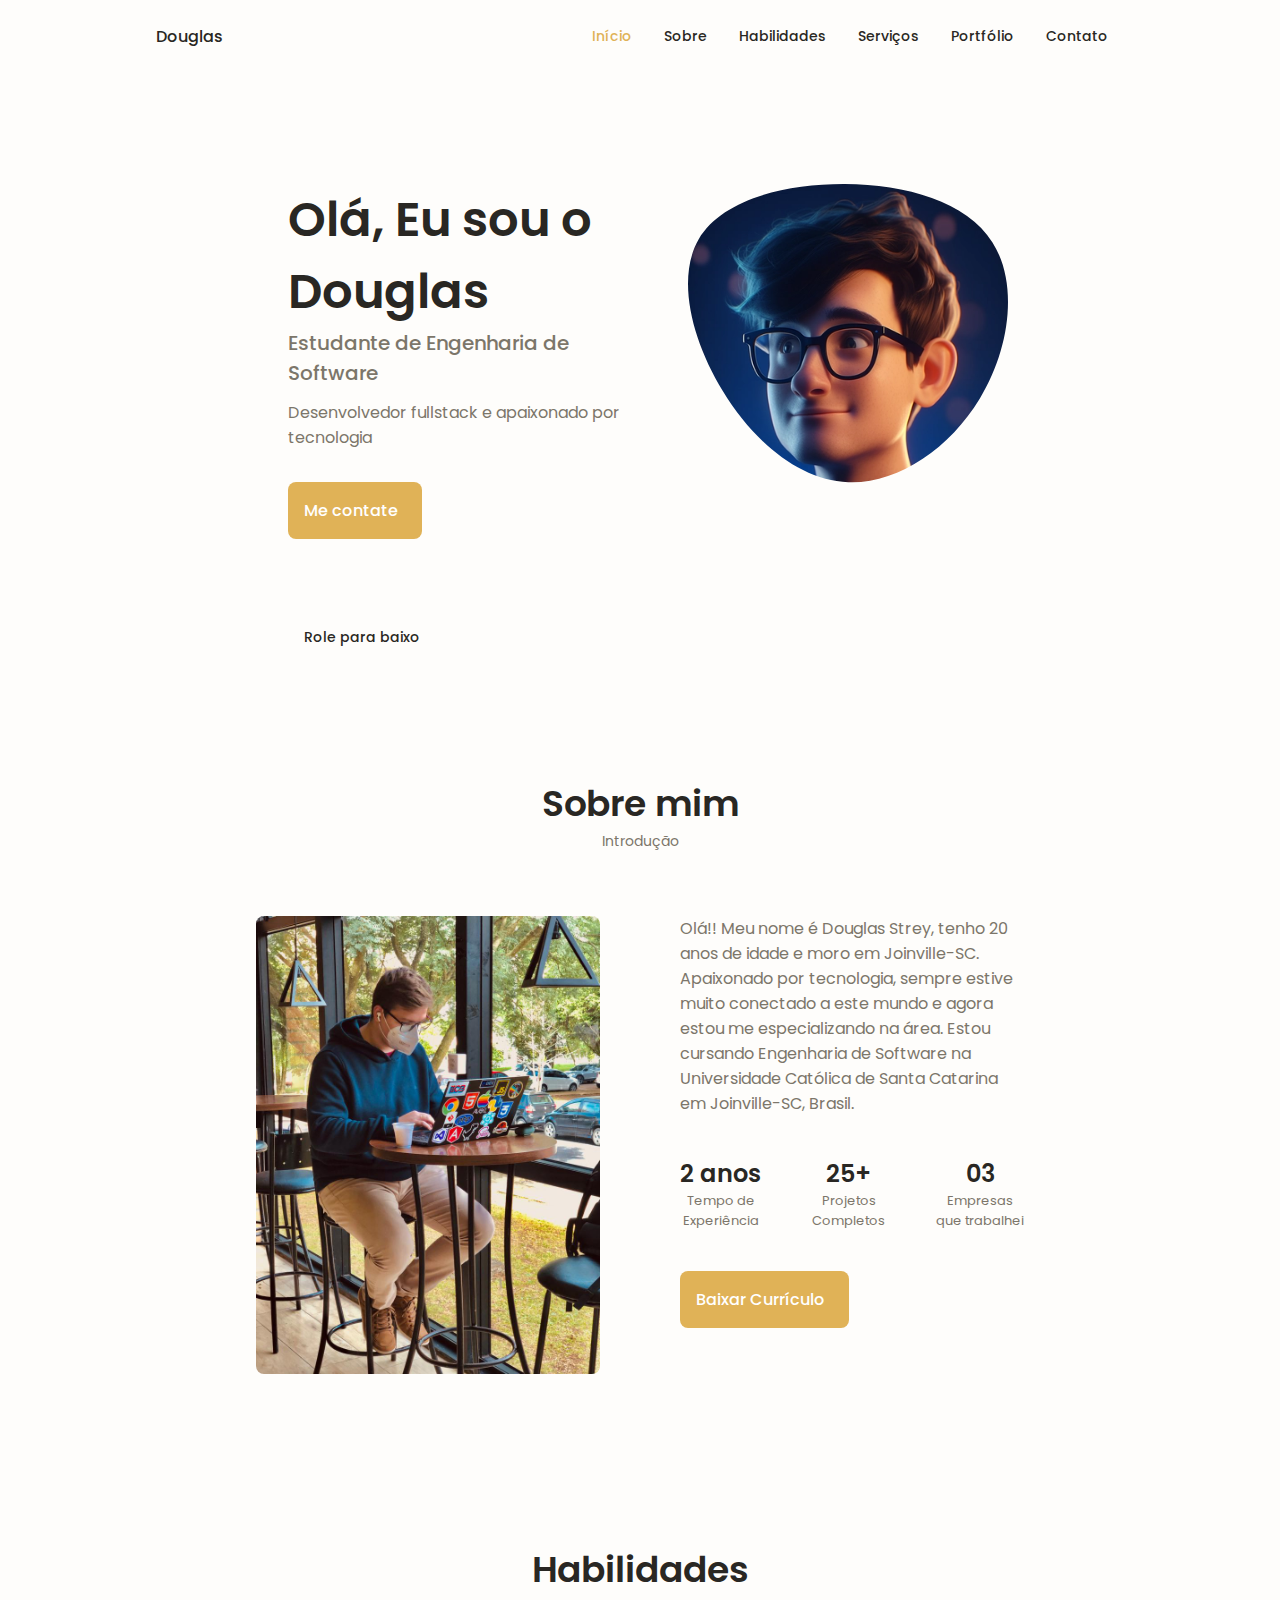
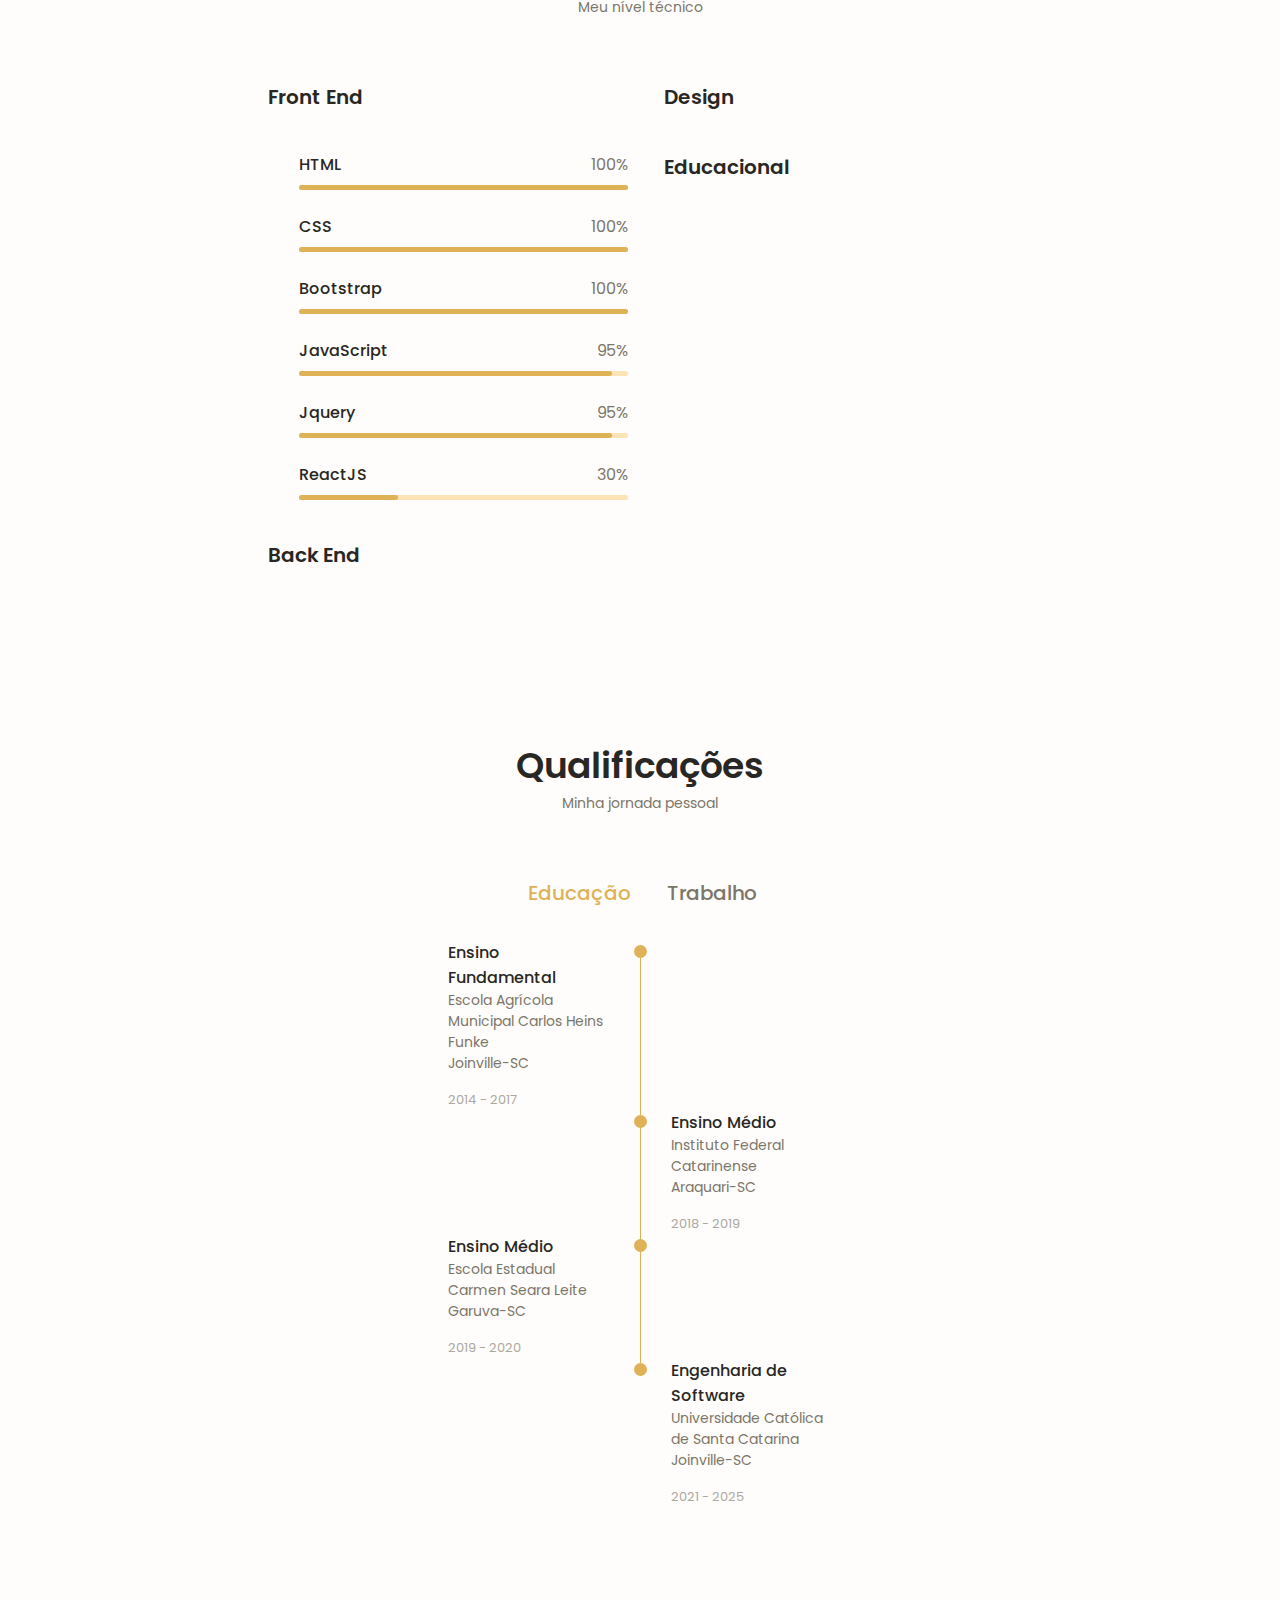
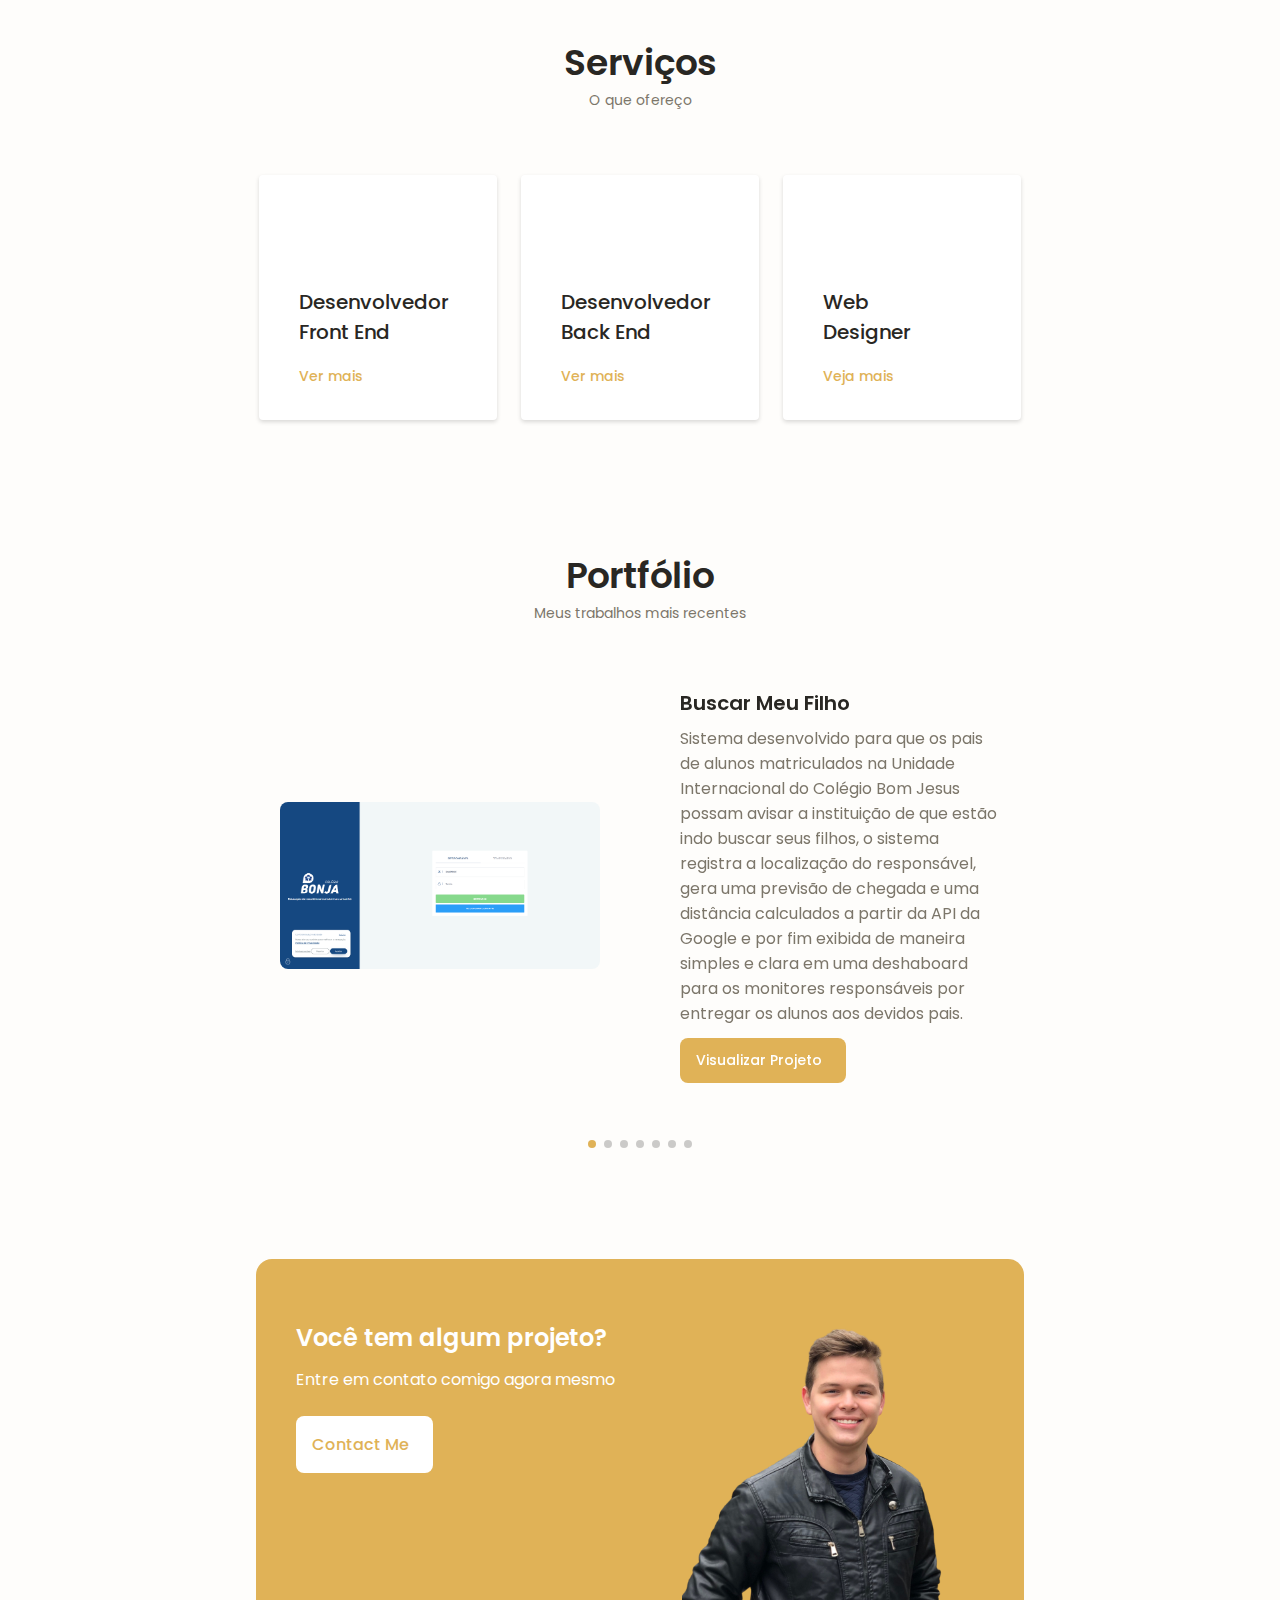
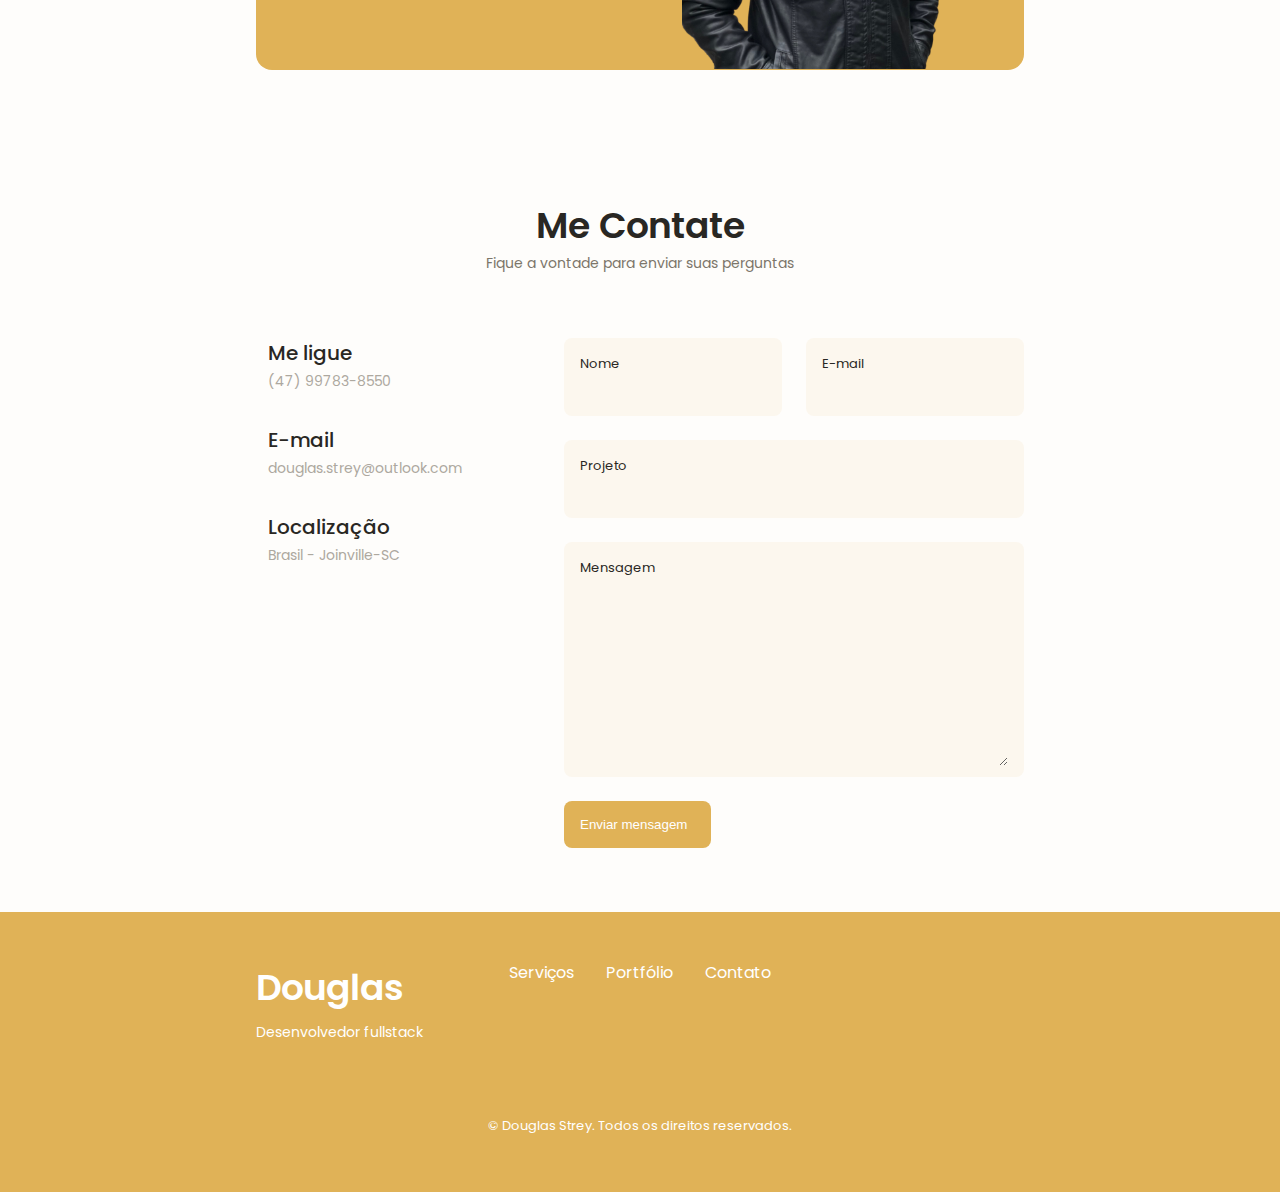
<file: index.html>
<!DOCTYPE html>
<html lang="pt-br">

<head>
    <meta charset="UTF-8">
    <meta name="viewport" content="width=device-width, initial-scale=1.0">
    <link rel="shortcut icon" href="../assets/img/icon-website.png" type="image/x-icon">

    <!--==================== UNICONS ====================-->
    <link rel="stylesheet" href="https://unicons.iconscout.com/release/v4.0.0/css/line.css">

    <!--==================== SWIPER CSS ====================-->
    <link rel="stylesheet" href="../css/swiper-bundle.min.css">

    <!--==================== CSS ====================-->
    <link rel="stylesheet" href="../css/styles.css">

    <title>Douglas Strey</title>
</head>

<body>
    <!--==================== HEADER ====================-->
    <header class="header" id="header">
        <nav class="nav container">
            <a href="#" class="nav__logo">Douglas</a>

            <div class="nav__menu" id="nav-menu">
                <ul class="nav__list grid">
                    <li class="nav__item">
                        <a href="#home" class="nav__link active-link">
                            <i class="uil uil-estate nav__icon"></i> Início
                        </a>
                    </li>

                    <li class="nav__item">
                        <a href="#about" class="nav__link">
                            <i class="uil uil-user nav__icon"></i> Sobre
                        </a>
                    </li>

                    <li class="nav__item">
                        <a href="#skills" class="nav__link">
                            <i class="uil uil-file-alt nav__icon"></i> Habilidades
                        </a>
                    </li>

                    <li class="nav__item">
                        <a href="#services" class="nav__link">
                            <i class="uil uil-briefcase-alt nav__icon"></i> Serviços
                        </a>
                    </li>

                    <li class="nav__item">
                        <a href="#portfolio" class="nav__link">
                            <i class="uil uil-scenery nav__icon"></i> Portfólio
                        </a>
                    </li>

                    <li class="nav__item">
                        <a href="#contact" class="nav__link">
                            <i class="uil uil-message nav__icon"></i> Contato
                        </a>
                    </li>
                </ul>
                <i class="uil uil-times nav__close" id="nav-close"></i>
            </div>

            <div class="nav__btns">
                <!-- Theme change button -->
                <i class="uil uil-moon change-theme" id="theme-button"></i>
                <!-- <a href="../index.html">
                    <i class="uil uil-language translate-button"></i>
                </a> -->

                <div class="nav__toggle" id="nav-toggle">
                    <i class="uil uil-apps"></i>
                </div>
            </div>
        </nav>
    </header>

    <!--==================== MAIN ====================-->
    <main class="main">
        <!--==================== HOME ====================-->
        <section class="home section" id="home">
            <div class="home__container container grid">
                <div class="home__content grid">
                    <div class="home__social">
                        <a href="https://www.linkedin.com/in/douglas-strey/" target="_blank" class="home__social-icon">
                            <i class="uil uil-linkedin-alt"></i>
                        </a>

                        <a href="https://www.instagram.com/douglas_strey/" target="_blank" class="home__social-icon">
                            <i class="uil uil-instagram"></i>
                        </a>

                        <a href="https://github.com/Douglas-Strey" target="_blank" class="home__social-icon">
                            <i class="uil uil-github-alt"></i>
                        </a>
                    </div>

                    <div class="home__img">
                        <svg class="home__blob" viewBox="0 0 200 187" xmlns="http://www.w3.org/2000/svg"
                            xmlns:xlink="http://www.w3.org/1999/xlink">
                            <mask id="mask0" mask-type="alpha">
                                <path d="M190.312 36.4879C206.582 62.1187 201.309 102.826 182.328 134.186C163.346 165.547 
                                130.807 187.559 100.226 186.353C69.6454 185.297 41.0228 161.023 21.7403 129.362C2.45775 
                                97.8511 -7.48481 59.1033 6.67581 34.5279C20.9871 10.1032 59.7028 -0.149132 97.9666 
                                0.00163737C136.23 0.303176 174.193 10.857 190.312 36.4879Z" />
                            </mask>
                            <g mask="url(#mask0)">
                                <path d="M190.312 36.4879C206.582 62.1187 201.309 102.826 182.328 134.186C163.346 
                                165.547 130.807 187.559 100.226 186.353C69.6454 185.297 41.0228 161.023 21.7403 
                                129.362C2.45775 97.8511 -7.48481 59.1033 6.67581 34.5279C20.9871 10.1032 59.7028 
                                -0.149132 97.9666 0.00163737C136.23 0.303176 174.193 10.857 190.312 36.4879Z" />

                                <image class="home__blob-img" style="display: block;" height="575" width="200" y='-150'
                                    xlink:href="../assets/img/eu-cartoon.webp" />
                            </g>
                        </svg>
                    </div>

                    <div class="home__data">
                        <h1 class="home__title">Olá, Eu sou o Douglas</h1>
                        <h3 class="home__subtitle">Estudante de Engenharia de Software</h3>
                        <p class="home__description">Desenvolvedor fullstack e apaixonado por tecnologia</p>
                        <a href="#contact" class="button button--flex">
                            Me contate <i class="uil uil-message button__icon"></i>
                        </a>
                    </div>
                </div>

                <div class="home__scroll">
                    <a href="#about" class="home__scroll-button button--flex">
                        <i class="uil uil-mouse-alt home__scroll-mouse"></i>
                        <span class="home__scroll-name">Role para baixo</span>
                        <i class="uil uil-arrow-down home__scroll-arrow"></i>
                    </a>
                </div>
            </div>
        </section>

        <!--==================== ABOUT ====================-->
        <section class="about section" id="about">
            <h2 class="section__title">Sobre mim</h2>
            <span class="section__subtitle">Introdução</span>

            <div class="about__container container grid">
                <img src="../assets/img/about.jpeg" alt="" class="about__img">

                <div class="about__data">
                    <p class="about__description">Olá!! Meu nome é Douglas Strey, tenho 20 anos de idade e moro em
                        Joinville-SC.
                        Apaixonado por tecnologia, sempre estive muito conectado a este mundo e agora estou me
                        especializando na área. Estou cursando Engenharia de Software na Universidade
                        Católica de Santa Catarina em Joinville-SC, Brasil.</p>

                    <div class="about__info">
                        <div>
                            <span class="about__info-title">2 anos</span>
                            <span class="about__info-name">Tempo de <br> Experiência</span>
                        </div>

                        <div>
                            <span class="about__info-title">25+</span>
                            <span class="about__info-name">Projetos <br> Completos</span>
                        </div>

                        <div>
                            <span class="about__info-title">03</span>
                            <span class="about__info-name">Empresas <br> que trabalhei</span>
                        </div>
                    </div>

                    <div class="about__buttons">
                        <a download="" href="assets/pdf/Profile.pdf" class="button button--flex">
                            Baixar Currículo<i class="uil uil-download-alt button__icon"></i>
                        </a>
                    </div>
                </div>
            </div>
        </section>

        <!--==================== SKILLS ====================-->
        <section class="skills section" id="skills">
            <h2 class="section__title">Habilidades</h2>
            <span class="section__subtitle">Meu nível técnico</span>

            <div class="skills__container container grid">
                <div>
                    <!--==================== SKILL 1 ====================-->

                    <div class="skills__content skills__open">
                        <div class="skills__header">
                            <i class="uil uil-brackets-curly skills__icon"></i>

                            <div>
                                <h1 class="skills__title">Front End</h1>
                                <!-- <span class="skills__subtitle">Estudando</span> -->
                            </div>

                            <i class="uil uil-angle-down skills__arrow"></i>
                        </div>

                        <div class="skills__list grid">
                            <div class="skills__data">
                                <div class="skills__titles">
                                    <h3 class="skills__name">HTML</h3>
                                    <span class="skills__number">100%</span>
                                </div>

                                <div class="skills__bar">
                                    <span class="skills__percentage skills__html"></span>
                                </div>
                            </div>

                            <div class="skills__data">
                                <div class="skills__titles">
                                    <h3 class="skills__name">CSS</h3>
                                    <span class="skills__number">100%</span>
                                </div>

                                <div class="skills__bar">
                                    <span class="skills__percentage skills__css"></span>
                                </div>
                            </div>

                            <div class="skills__data">
                                <div class="skills__titles">
                                    <h3 class="skills__name">Bootstrap</h3>
                                    <span class="skills__number">100%</span>
                                </div>

                                <div class="skills__bar">
                                    <span class="skills__percentage skills__bootstrap"></span>
                                </div>
                            </div>

                            <div class="skills__data">
                                <div class="skills__titles">
                                    <h3 class="skills__name">JavaScript</h3>
                                    <span class="skills__number">95%</span>
                                </div>

                                <div class="skills__bar">
                                    <span class="skills__percentage skills__js"></span>
                                </div>
                            </div>

                            <div class="skills__data">
                                <div class="skills__titles">
                                    <h3 class="skills__name">Jquery</h3>
                                    <span class="skills__number">95%</span>
                                </div>

                                <div class="skills__bar">
                                    <span class="skills__percentage skills__jquery"></span>
                                </div>
                            </div>

                            <div class="skills__data">
                                <div class="skills__titles">
                                    <h3 class="skills__name">ReactJS</h3>
                                    <span class="skills__number">30%</span>
                                </div>

                                <div class="skills__bar">
                                    <span class="skills__percentage skills__react-js"></span>
                                </div>
                            </div>
                        </div>
                    </div>

                    <!--==================== SKILL 2 ====================-->

                    <div class="skills__content skills__close">
                        <div class="skills__header">
                            <i class="uil uil-server-network skills__icon"></i>

                            <div>
                                <h1 class="skills__title">Back End</h1>
                                <!-- <span class="skills__subtitle">Just studying</span> -->
                            </div>

                            <i class="uil uil-angle-down skills__arrow"></i>
                        </div>

                        <div class="skills__list grid">
                            <div class="skills__data">
                                <div class="skills__titles">
                                    <h3 class="skills__name">PHP</h3>
                                    <span class="skills__number">96%</span>
                                </div>

                                <div class="skills__bar">
                                    <span class="skills__percentage skills__php"></span>
                                </div>
                            </div>
                        </div>

                        <div class="skills__list grid">
                            <div class="skills__data">
                                <div class="skills__titles">
                                    <h3 class="skills__name">ORACLE</h3>
                                    <span class="skills__number">90%</span>
                                </div>

                                <div class="skills__bar">
                                    <span class="skills__percentage skills__oracle"></span>
                                </div>
                            </div>
                        </div>

                        <div class="skills__list grid">
                            <div class="skills__data">
                                <div class="skills__titles">
                                    <h3 class="skills__name">mySQL</h3>
                                    <span class="skills__number">80%</span>
                                </div>

                                <div class="skills__bar">
                                    <span class="skills__percentage skills__my-sql"></span>
                                </div>
                            </div>
                        </div>

                        <div class="skills__list grid">
                            <div class="skills__data">
                                <div class="skills__titles">
                                    <h3 class="skills__name">Python</h3>
                                    <span class="skills__number">12%</span>
                                </div>

                                <div class="skills__bar">
                                    <span class="skills__percentage skills__python"></span>
                                </div>
                            </div>
                        </div>
                    </div>
                </div>

                <div>
                    <!--==================== SKILL 3 ====================-->

                    <div class="skills__content skills__close">
                        <div class="skills__header">
                            <i class="uil uil-swatchbook skills__icon"></i>

                            <div>
                                <h1 class="skills__title">Design</h1>
                                <!-- <span class="skills__subtitle">Estudando</span> -->
                            </div>

                            <i class="uil uil-angle-down skills__arrow"></i>
                        </div>

                        <div class="skills__list grid">
                            <div class="skills__data">
                                <div class="skills__titles">
                                    <h3 class="skills__name">Photoshop</h3>
                                    <span class="skills__number">80%</span>
                                </div>

                                <div class="skills__bar">
                                    <span class="skills__percentage skills__photoshop"></span>
                                </div>
                            </div>
                        </div>

                        <div class="skills__list grid">
                            <div class="skills__data">
                                <div class="skills__titles">
                                    <h3 class="skills__name">Canva</h3>
                                    <span class="skills__number">75%</span>
                                </div>

                                <div class="skills__bar">
                                    <span class="skills__percentage skills__canva"></span>
                                </div>
                            </div>
                        </div>

                        <div class="skills__list grid">
                            <div class="skills__data">
                                <div class="skills__titles">
                                    <h3 class="skills__name">Figma</h3>
                                    <span class="skills__number">60%</span>
                                </div>

                                <div class="skills__bar">
                                    <span class="skills__percentage skills__figma"></span>
                                </div>
                            </div>
                        </div>

                    </div>

                    <!--==================== SKILL 4 ====================-->

                    <div class="skills__content skills__close">
                        <div class="skills__header">
                            <i class="uil uil-book skills__icon"></i>

                            <div>
                                <h1 class="skills__title">Educacional</h1>
                                <!-- <span class="skills__subtitle">Estudando</span> -->
                            </div>

                            <i class="uil uil-angle-down skills__arrow"></i>
                        </div>

                        <div class="skills__list grid">
                            <div class="skills__data">
                                <div class="skills__titles">
                                    <h3 class="skills__name">Totvs RM</h3>
                                    <span class="skills__number">80%</span>
                                </div>

                                <div class="skills__bar">
                                    <span class="skills__percentage skills__totvs_rm"></span>
                                </div>
                            </div>

                            <div class="skills__data">
                                <div class="skills__titles">
                                    <h3 class="skills__name">Urânia</h3>
                                    <span class="skills__number">60%</span>
                                </div>

                                <div class="skills__bar">
                                    <span class="skills__percentage skills__urania"></span>
                                </div>
                            </div>
                        </div>
                    </div>
                </div>
            </div>
        </section>

        <!--==================== QUALIFICATION ====================-->
        <section class="qualification section">
            <h2 class="section__title">Qualificações</h2>
            <span class="section__subtitle">Minha jornada pessoal</span>

            <div class="qualification__container container">
                <div class="qualification__tabs">
                    <div class="qualification__button button--flex qualification__active" data-target='#education'">
                        <i class=" uil uil-graduation-cap qualification__icon"></i>
                        Educação
                    </div>

                    <div class="qualification__button button--flex qualification" data-target='#work'>
                        <i class="uil uil-briefcase-alt qualification__icon"></i>
                        Trabalho
                    </div>
                </div>

                <div class="qualification__sections">
                    <!--==================== QUALIFICATION CONTENT 01 ====================-->

                    <div class="qualification__content qualification__active" data-content id="education">
                        <!--==================== QUALIFICATION 01 ====================-->

                        <div class="qualification__data">
                            <div>
                                <h3 class="qualification__title">Ensino Fundamental</h3>
                                <span class="qualification__subtitle">Escola Agrícola Municipal Carlos Heins
                                    Funke <br> Joinville-SC</span>
                                <div class="qualification__calendar">
                                    <i class="uil uil-calendar-alt"></i>
                                    2014 - 2017
                                </div>
                            </div>

                            <div>
                                <span class="qualification__rounder"></span>
                                <span class="qualification__line"></span>
                            </div>
                        </div>

                        <!--==================== QUALIFICATION 02 ====================-->

                        <div class="qualification__data">
                            <div></div>

                            <div>
                                <span class="qualification__rounder"></span>
                                <span class="qualification__line"></span>
                            </div>

                            <div>
                                <h3 class="qualification__title">Ensino Médio</h3>
                                <span class="qualification__subtitle">Instituto Federal Catarinense <br> Araquari-SC</span>
                                <div class="qualification__calendar">
                                    <i class="uil uil-calendar-alt"></i>
                                    2018 - 2019
                                </div>
                            </div>
                        </div>

                        <!--==================== QUALIFICATION 2.5 ====================-->

                        <div class="qualification__data">
                            <div>
                                <h3 class="qualification__title">Ensino Médio</h3>
                                <span class="qualification__subtitle">Escola Estadual Carmen Seara Leite <br> Garuva-SC</span>
                                <div class="qualification__calendar">
                                    <i class="uil uil-calendar-alt"></i>
                                    2019 - 2020
                                </div>
                            </div>

                            <div>
                                <span class="qualification__rounder"></span>
                                <span class="qualification__line"></span>
                            </div>
                        </div>

                        <!--==================== QUALIFICATION 03 ====================-->

                        <div class="qualification__data">
                            <div></div>

                            <div>
                                <span class="qualification__rounder"></span>
                                <!-- <span class="qualification__line"></span> -->
                            </div>

                            <div>
                                <h3 class="qualification__title">Engenharia de Software</h3>
                                <span class="qualification__subtitle">Universidade Católica de Santa Catarina <br> Joinville-SC</span>
                                <div class="qualification__calendar">
                                    <i class="uil uil-calendar-alt"></i>
                                    2021 - 2025
                                </div>
                            </div>
                        </div>
                    </div>

                    <!--==================== QUALIFICATION CONTENT 02 ====================-->

                    <div class="qualification__content" data-content id="work">
                        <!--==================== QUALIFICATION 01 ====================-->

                        <div class="qualification__data">
                            <div>
                                <h3 class="qualification__title">Auxiliar de Engenharia</h3>
                                <span class="qualification__subtitle">C&K Construções</span>
                                <div class="qualification__calendar">
                                    <i class="uil uil-calendar-alt"></i>
                                    Julho 2019 - Abril 2020
                                </div>
                            </div>

                            <div>
                                <span class="qualification__rounder"></span>
                                <span class="qualification__line"></span>
                            </div>
                        </div>

                        <!--==================== QUALIFICATION 02 ====================-->

                        <div class="qualification__data">
                            <div></div>

                            <div>
                                <span class="qualification__rounder"></span>
                                <span class="qualification__line"></span>
                            </div>

                            <div>
                                <h3 class="qualification__title">Gestor Administrativo</h3>
                                <span class="qualification__subtitle">CDL - Garuva</span>
                                <div class="qualification__calendar">
                                    <i class="uil uil-calendar-alt"></i>
                                    Março 2021 - Julho 2021
                                </div>
                            </div>
                        </div>

                        <!--==================== QUALIFICATION 03 ====================-->

                        <div class="qualification__data">
                            <div>
                                <h3 class="qualification__title">Estagiário de Desenvolvimento <br> e Suporte de Aplicações
                                </h3>
                                <span class="qualification__subtitle">BOM JESUS/IELUSC</span>
                                <div class="qualification__calendar">
                                    <i class="uil uil-calendar-alt"></i>
                                    Julho 2021 - Dezembro 2021
                                </div>
                            </div>

                            <div>
                                <span class="qualification__rounder"></span>
                                <span class="qualification__line"></span>
                            </div>
                        </div>

                        <!--==================== QUALIFICATION 04 ====================-->

                        <div class="qualification__data">
                            <div></div>

                            <div>
                                <span class="qualification__rounder"></span>
                                <span class="qualification__line"></span>
                            </div>

                            <div>
                                <h3 class="qualification__title">Desenvolvedor <br> Full-stack Júnior</h3>
                                <span class="qualification__subtitle">BOM JESUS/IELUSC</span>
                                <div class="qualification__calendar">
                                    <i class="uil uil-calendar-alt"></i>
                                    Dezembro 2021 - Janeiro 2023
                                </div>
                            </div>
                        </div>

                        <!--==================== QUALIFICATION 05 ====================-->

                        <div class="qualification__data">
                            <div></div>

                            <div>
                                <span class="qualification__rounder"></span>
                                <span class="qualification__line"></span>
                            </div>

                            <div>
                                <h3 class="qualification__title">Desenvolvedor <br> Full-stack Pleno</h3>
                                <span class="qualification__subtitle">BOM JESUS/IELUSC</span>
                                <div class="qualification__calendar">
                                    <i class="uil uil-calendar-alt"></i>
                                    Fevereiro 2023 - Até o momento
                                </div>
                            </div>
                        </div>

                    </div>
                </div>
            </div>
        </section>

        <!--==================== SERVICES ====================-->
        <section class="services section" id="services">
            <h2 class="section__title">Serviços</h2>
            <span class="section__subtitle">O que ofereço</span>

            <div class="services__container container grid">
                <!--==================== SERVICES 01 ====================-->

                <div class="services__content">
                    <div>
                        <i class="uil uil-arrow services__icon"></i>
                        <h3 class="services__title">Desenvolvedor <br> Front End</h3>
                    </div>

                    <span class="button button--flex button--small button--link services__button">
                        Ver mais
                        <i class="uil uil-arrow-right button__icon "></i>
                    </span>

                    <div class="services__modal">
                        <div class="services__modal-content">
                            <h4 class="services__modal-title">Desenvolvedor <br> Front End</h4>
                            <i class="uil uil-times services__modal-close"></i>

                            <ul class="services__modal-services grid">
                                <li class="services__modal-service">
                                    <i class="uil uil-check-circle services__modal-icon"></i>
                                    <p>Desenvolvo aplicações Web.</p>
                                </li>

                                <li class="services__modal-service">
                                    <i class="uil uil-check-circle services__modal-icon"></i>
                                    <p>Crio interfaces novas e otimizo existentes.</p>
                                </li>

                                <li class="services__modal-service">
                                    <i class="uil uil-check-circle services__modal-icon"></i>
                                    <p>Melhoro visuais necessários em aplicações já existentes.</p>
                                </li>

                            </ul>
                        </div>
                    </div>
                </div>

                <!--==================== SERVICES 02 ====================-->

                <div class="services__content">
                    <div>
                        <i class="uil uil-arrow services__icon"></i>
                        <h3 class="services__title">Desenvolvedor <br> Back End</h3>
                    </div>

                    <span class="button button--flex button--small button--link services__button">
                        Ver mais
                        <i class="uil uil-arrow-right button__icon "></i>
                    </span>

                    <div class="services__modal">
                        <div class="services__modal-content">
                            <h4 class="services__modal-title">Desenvolvedor <br> Back End</h4>
                            <i class="uil uil-times services__modal-close"></i>

                            <ul class="services__modal-services grid">
                                <li class="services__modal-service">
                                    <i class="uil uil-check-circle services__modal-icon"></i>
                                    <p>Estruturo rotas para aplicações.</p>
                                </li>

                                <li class="services__modal-service">
                                    <i class="uil uil-check-circle services__modal-icon"></i>
                                    <p>Crio e preparo consultas a banco de dados para serem utilizadas no sistema.</p>
                                </li>

                                <li class="services__modal-service">
                                    <i class="uil uil-check-circle services__modal-icon"></i>
                                    <p>Crio bancos, tabelas e demais necessidades solicitadas.</p>
                                </li>

                                <li class="services__modal-service">
                                    <i class="uil uil-check-circle services__modal-icon"></i>
                                    <p>Realizo manutenção em consultas existentes, podendo ser refatoradas e otimizadas
                                        visando uma melhor performance do sistema.</p>
                                </li>

                            </ul>
                        </div>
                    </div>
                </div>

                <!--==================== SERVICES 03 ====================-->

                <div class="services__content">
                    <div>
                        <i class="uil uil-pen services__icon"></i>
                        <h3 class="services__title">Web <br> Designer</h3>
                    </div>

                    <span class="button button--flex button--small button--link services__button">
                        Veja mais
                        <i class="uil uil-arrow-right button__icon "></i>
                    </span>

                    <div class="services__modal">
                        <div class="services__modal-content">
                            <h4 class="services__modal-title">Web <br> Designer</h4>
                            <i class="uil uil-times services__modal-close"></i>

                            <ul class="services__modal-services grid">
                                <li class="services__modal-service">
                                    <i class="uil uil-check-circle services__modal-icon"></i>
                                    <p>Posso fazer o mock-up do sistema solicitado.</p>
                                </li>

                                <li class="services__modal-service">
                                    <i class="uil uil-check-circle services__modal-icon"></i>
                                    <p>Realizo o design da aplicação para visando estudos de UX/UI.</p>
                                </li>

                            </ul>
                        </div>
                    </div>
                </div>

                <!-- Portfolio do Buscar Meu Filho -->
                <div class="services__modal" style="overflow: scroll; display: grid;">
                    <div class="services__modal-content">
                        <h4 class="services__modal-title">Buscar Meu Filho</h4>
                        <i class="uil uil-times services__modal-close"></i>

                        <ul class="services__modal-services grid">
                            <li class="services__modal-service">
                                <i class="uil uil-info-circle services__modal-icon"></i>
                                <p>Por se tratar de um sistema privado e com informações que não podem ser divulgadas,
                                    posso apenas mostrar prints de como ficou a aplicação e não liberá-la para teste
                                    como as demais aqui presentes.</p>
                            </li>
                        </ul>

                        <br>

                        <!-- <div class="bmf-swiper swiper-container">
                            <div class="swiper-wrapper"> -->
                        <!-- <div class="portfolio__content swiper-slide"> -->
                        <img src="../assets/img/bmf-02.png" alt="">
                        <!-- </div> -->
                        <!-- <div class="portfolio__content swiper-slide"> -->
                        <img src="../assets/img/bmf-03.png" alt="">
                        <!-- </div> -->
                        <!-- <div class="portfolio__content swiper-slide"> -->
                        <img src="../assets/img/bmf-04.png" alt="">
                        <!-- </div> -->
                        <!-- <div class="portfolio__content swiper-slide"> -->
                        <img src="../assets/img/bmf-05.png" alt="">
                        <!-- </div> -->
                        <!-- <div class="portfolio__content swiper-slide"> -->
                        <img src="../assets/img/bmf-06.png" alt="">
                        <!-- </div> -->
                        <!-- <div class="portfolio__content swiper-slide"> -->
                        <img src="../assets/img/bmf-07.png" alt="">
                        <!-- </div> -->
                        <!-- </div> -->

                        <!--==================== Add Arrows ====================-->
                        <!-- <div class="swiper-button-next">
                                <i class="uil uil-angle-right swiper-portfolio-icon"></i>
                            </div>
                            <div class="swiper-button-prev">
                                <i class="uil uil-angle-left swiper-portfolio-icon"></i>
                            </div> -->
                        <!--==================== Add pagination ====================-->
                        <!-- <div class="swiper-pagination"></div> -->
                        <!-- </div> -->

                    </div>
                </div>

            </div>
        </section>

        <!--==================== PORTFOLIO ====================-->
        <section class="portfolio section" id="portfolio">
            <h2 class="section__title">Portfólio</h2>
            <span class="section__subtitle">Meus trabalhos mais recentes</span>

            <div class="portfolio__container container swiper-container">
                <div class="swiper-wrapper">
                    <!--==================== PORTFOLIO 01 ====================-->

                    <div class="portfolio__content grid swiper-slide">
                        <img src="../assets/img/bmf-01.png" alt="" class="portfolio__img">

                        <div class="portfolio__data">
                            <h3 class="portfolio__title">Buscar Meu Filho</h3>
                            <p class="portfolio__description">Sistema desenvolvido para que os pais de alunos
                                matriculados na Unidade Internacional
                                do Colégio Bom Jesus possam avisar a instituição de que estão indo buscar seus filhos,
                                o sistema registra a localização do responsável, gera uma previsão de chegada e uma
                                distância calculados
                                a partir da API da Google e por fim exibida de maneira simples e clara em uma deshaboard
                                para os monitores
                                responsáveis por entregar os alunos aos devidos pais.
                            </p>
                            <span class="button button--flex button--small services__button">
                                Visualizar Projeto
                                <i class="uil uil-arrow-right button__icon"></i>
                            </span>
                        </div>
                    </div>


                    <!--==================== PORTFOLIO 01 ====================-->

                    <div class="portfolio__content grid swiper-slide">
                        <img src="../assets/img/portfolio1.png" alt="" class="portfolio__img">

                        <div class="portfolio__data">
                            <h3 class="portfolio__title">Site de Finanças</h3>
                            <p class="portfolio__description">Site de finanças responsivo, com armazendo em Local
                                Storage e interações animadas, além de
                                cálculo de despesas em tempo real, promovendo, assim, uma excelente maneira de controlar
                                seus gastos.!</p>
                            <a href="https://finances-controller.vercel.app/" target="_blank"
                                class="button button--flex button--small portfolio__button">
                                Visualizar Projeto
                                <i class="uil uil-arrow-right button__icon"></i>
                            </a>
                        </div>
                    </div>

                    <!--==================== PORTFOLIO 02 ====================-->

                    <div class="portfolio__content grid swiper-slide">
                        <img src="../assets/img/portfolio2.png" alt="" class="portfolio__img">

                        <div class="portfolio__data">
                            <h3 class="portfolio__title">Site de Q&A</h3>
                            <p class="portfolio__description">Aplicação desenvolvida durante o evento da Rocketseat
                                [NLW],
                                tendo como objetivo ajudar professores, streamers (ou qualquer um que queira usar) para
                                responder perguntas,
                                facilitando o recebimento e organização delas.
                            </p>
                            <a href="https://letmeask-316da.web.app/" target="_blank"
                                class="button button--flex button--small portfolio__button">
                                Visualizar Projeto
                                <i class="uil uil-arrow-right button__icon"></i>
                            </a>
                        </div>
                    </div>

                    <!--==================== PORTFOLIO 03 ====================-->

                    <div class="portfolio__content grid swiper-slide">
                        <img src="../assets/img/portfolio3.png" alt="" class="portfolio__img">

                        <div class="portfolio__data">
                            <h3 class="portfolio__title">Site de compras</h3>
                            <p class="portfolio__description">Site desenvolvido para apresentação de um trabalho da
                                faculdade. O objetivo era a criação de um site para venda de materiais escolares.
                            </p>
                            <a href="https://edi-store.vercel.app/" target="_blank"
                                class="button button--flex button--small portfolio__button">
                                Visualizar Projeto
                                <i class="uil uil-arrow-right button__icon"></i>
                            </a>
                        </div>
                    </div>

                    <!--==================== PORTFOLIO 04 ====================-->

                    <div class="portfolio__content grid swiper-slide">
                        <img src="../assets/img/portfolio4.png" alt="" class="portfolio__img">

                        <div class="portfolio__data">
                            <h3 class="portfolio__title">DougHour</h3>
                            <p class="portfolio__description">Um simples relógio feito para praticar um pouco de
                                JavaScript. Feita durante meu horário de estágio no Bom Jesus IELUSC.</p>
                            <a href="https://doughour.vercel.app/" target="_blank"
                                class="button button--flex button--small portfolio__button">
                                Visualizar Projeto
                                <i class="uil uil-arrow-right button__icon"></i>
                            </a>
                        </div>
                    </div>

                    <!--==================== PORTFOLIO 05 ====================-->

                    <div class="portfolio__content grid swiper-slide">
                        <img src="../assets/img/portfolio5.png" alt="" class="portfolio__img">

                        <div class="portfolio__data">
                            <h3 class="portfolio__title">Calculadora Simples</h3>
                            <p class="portfolio__description">Uma calculadora simples criada com o intuito de praticar a
                                programação em JavaScript. Feita durante meu horário de estágio no Bom Jesus IELUSC.</p>
                            <a href="https://beautiful-calculator.vercel.app/" target="_blank"
                                class="button button--flex button--small portfolio__button">
                                Visualizar Projeto
                                <i class="uil uil-arrow-right button__icon"></i>
                            </a>
                        </div>
                    </div>

                    <!--==================== PORTFOLIO 06 ====================-->

                    <div class="portfolio__content grid swiper-slide">
                        <img src="../assets/img/portfolio6.png" alt="" class="portfolio__img">

                        <div class="portfolio__data">
                            <h3 class="portfolio__title">Netflix Clone</h3>
                            <p class="portfolio__description">Clone do site da netflix feito com ReactJS, com objetivo
                                de treinar o consumo de uma api e clean code.</p>
                            <a href="https://netflix-clone-douglas.vercel.app/" target="_blank"
                                class="button button--flex button--small portfolio__button">
                                Visualizar Projeto
                                <i class="uil uil-arrow-right button__icon"></i>
                            </a>
                        </div>
                    </div>
                </div>

                <!--==================== Add Arrows ====================-->
                <div class="swiper-button-next">
                    <i class="uil uil-angle-right swiper-portfolio-icon"></i>
                </div>
                <div class="swiper-button-prev">
                    <i class="uil uil-angle-left swiper-portfolio-icon"></i>
                </div>
                <!--==================== Add pagination ====================-->
                <div class="swiper-pagination"></div>
            </div>
        </section>

        <!--==================== PROJECT IN MIND ====================-->
        <section class="project section">
            <div class="project__bg">
                <div class="project__container container grid">
                    <div class="project__data">
                        <h2 class="project__title">Você tem algum projeto?</h2>
                        <p class="project__description">Entre em contato comigo agora mesmo</p>
                        <a href="#contact" class="button button--flex button--white">
                            Contact Me
                            <i class="uil uil-message project__icon button__icon"></i>
                        </a>
                    </div>

                    <img src="../assets/img/perfil-old.png" alt="" class="project__img">
                </div>
            </div>
        </section>

        <!--==================== TESTIMONIAL ====================-->

        <!--
        <section class="testimonial section">
            <h2 class="section__title">Testimonial</h2>
            <span class="section__subtitle"></span>
        </section>
        -->

        <!--==================== CONTACT ME ====================-->
        <section class="contact section" id="contact">
            <h2 class="section__title">Me Contate</h2>
            <span class="section__subtitle">Fique a vontade para enviar suas perguntas</span>

            <div class="contact__container container grid">
                <div>
                    <div class="contact__information">
                        <i class="uil uil-phone contact__icon"></i>

                        <div>
                            <h3 class="contact__title">Me ligue</h3>
                            <span class="contact__subtitle">(47) 99783-8550</span>
                        </div>
                    </div>

                    <div class="contact__information">
                        <i class="uil uil-envelope contact__icon"></i>

                        <div>
                            <h3 class="contact__title">E-mail</h3>
                            <span class="contact__subtitle">douglas.strey@outlook.com</span>
                        </div>
                    </div>

                    <div class="contact__information">
                        <i class="uil uil-map-marker contact__icon"></i>

                        <div>
                            <h3 class="contact__title">Localização</h3>
                            <span class="contact__subtitle">Brasil - Joinville-SC</span>
                        </div>
                    </div>
                </div>

                <form action="https://formspree.io/f/xzbygydl" method="POST" class="contact__form grid">
                    <div class="contact__inputs grid">
                        <div class="contact__content">
                            <label for="Name" class="contact__label">Nome</label>
                            <input type="text" name="Name" class="contact__input">
                        </div>

                        <div class="contact__content">
                            <label for="E-mail" class="contact__label">E-mail</label>
                            <input type="email" name="E-mail" class="contact__input">
                        </div>
                    </div>

                    <div class="contact__content">
                        <label for="Project" class="contact__label">Projeto</label>
                        <input type="text" name="Project" class="contact__input">
                    </div>

                    <div class="contact__content">
                        <label for="Message" class="contact__label">Mensagem</label>
                        <textarea name="Message" id="Message" cols="0" rows="7" class="contact__input"></textarea>
                    </div>

                    <div>
                        <button type="submit" class="button button--flex">
                            Enviar mensagem
                            <i class="uil uil-message button__icon"></i>
                        </button>
                    </div>
                </form>
            </div>
        </section>
    </main>

    <!--==================== FOOTER ====================-->
    <footer class="footer">
        <div class="footer__bg">
            <div class="footer__container container grid">
                <div>
                    <h1 class="footer__title">Douglas</h1>
                    <span class="footer__subtitle">Desenvolvedor fullstack</span>
                </div>

                <ul class="footer__links">
                    <li>
                        <a href="#services" class="footer__link">Serviços</a>
                    </li>
                    <li>
                        <a href="#portfolio" class="footer__link">Portfólio</a>
                    </li>
                    <li>
                        <a href="#contact" class="footer__link">Contato</a>
                    </li>
                </ul>

                <div class="footer__socials">
                    <a href="https://www.facebook.com/douglas.strey.16" target="_blank" class="footer__social">
                        <i class="uil uil-facebook-f"></i>
                    </a>

                    <a href="https://www.instagram.com/douglas_strey/" target="_blank" class="footer__social">
                        <i class="uil uil-instagram"></i>
                    </a>

                    <a href="https://t.me/douglas_strey" target="_blank" class="footer__social">
                        <i class="uil uil-telegram-alt"></i>
                    </a>
                </div>
            </div>

            <p class="footer__copy">&#169; Douglas Strey. Todos os direitos reservados.</p>
        </div>
    </footer>

    <!--==================== SCROLL TOP ====================-->

    <a href="#" class="scrollup" id="scroll-up">
        <i class="uil uil-arrow-up scrollup__icon"></i>
    </a>

    <!--==================== SWIPER JS ====================-->
    <script src="../js/swiper-bundle.min.js"></script>

    <!--==================== MAIN JS ====================-->
    <script src="../js/main.js"></script>
</body>

</html>
</file>
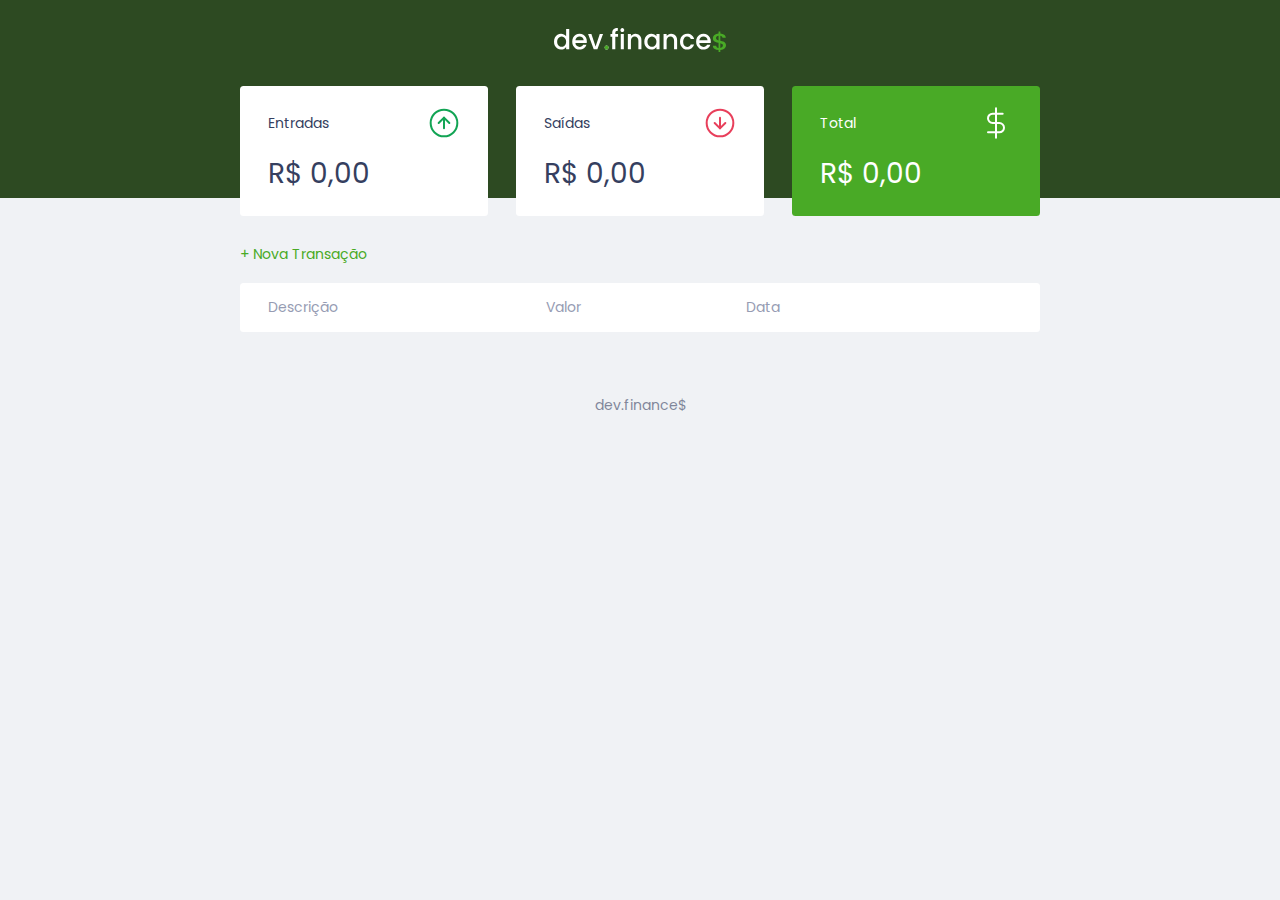
<file: pages/index.html>
<!DOCTYPE html>
<html lang="pt-br">

<head>
    <meta charset="UTF-8">
    <meta http-equiv="X-UA-Compatible" content="IE=edge">
    <meta name="viewport" content="width=device-width, initial-scale=1.0">

    <title>dev.finance$</title>

    <link rel="stylesheet" href="./style.css">
    <link rel="preconnect" href="https://fonts.gstatic.com">
    <link
        href="https://fonts.googleapis.com/css2?family=Poppins:ital,wght@0,100;0,200;0,300;0,400;0,500;0,600;0,700;0,800;0,900;1,100;1,200;1,300;1,400;1,500;1,600;1,700;1,800;1,900&display=swap"
        rel="stylesheet">
</head>

<body>
    <header>
        <img src="./assets/logo.svg" alt="Logo Dev Finance">
    </header>

    <main class="container">
        <section id="balance">
            <h2 class="sr-only">Balanço</h2>

            <div class="card">
                <h3>
                    <span>Entradas</span>
                    <img src="./assets/income.svg" alt="Imagem de entradas">
                </h3>
                <p id="incomeDisplay">R$ 0,00</p>
            </div>

            <div class="card">
                <h3>
                    <span>Saídas</span>
                    <img src="./assets/expense.svg" alt="Imagem de saídas">
                </h3>
                <p id="expenseDisplay">R$ 0,00</p>
            </div>

            <div class="card total">
                <h3>
                    <span>Total</span>
                    <img src="./assets/total.svg" alt="Imagem de total">
                </h3>
                <p id="totalDisplay">R$ 0,00</p>
            </div>


        </section>

        <section id="transaction">
            <h2 class="sr-only">Transações</h2>

            <a href="#" onclick="Modal.open()" class="button new">+ Nova Transação</a>

            <table id="data-table">
                <thead>
                    <tr>
                        <th>Descrição</th>
                        <th>Valor</th>
                        <th>Data</th>
                        <th></th>
                    </tr>
                </thead>
                <tbody>
                    
                </tbody>
            </table>
        </section>

    </main>

    <div class="modal-overlay">
        <div class="modal">
            <div id="form">
                <h2>Nova Transação</h2>
                <form action="" onsubmit="Form.submit(event)">
                    <div class="input-group">
                        <label 
                            class="sr-only" 
                            for="description">Descrição</label>
                        <input 
                            type="text" 
                            id="description" 
                            name="description" 
                            placeholder="Descrição"
                        />
                    </div>

                    <div class="input-group">
                        <label 
                            class="sr-only" 
                            for="amount">Valor</label>
                        <input 
                            type="number" 
                            step="0.01" 
                            id="amount" 
                            name="amount" 
                            placeholder="0,00"
                        />
                        <small class="help">Use o sinal - (negativo) para despesas e ,
                            (vírgula) para casas decimais.</small>
                    </div>

                    <div class="input-group">
                        <label 
                            class="sr-only" 
                            for="date">Data</label>
                        <input 
                            type="date" 
                            id="date" 
                            name="date" 
                    />
                    </div>

                    <div class="input-group actions">
                        <a href="#" onclick="Modal.close()" class="button cancel">Cancelar</a>
                        <button>Salvar</button>
                    </div>
                </form>
            </div>
        </div>
    </div>

    <footer>
        <p>dev.finance$</p>
    </footer>

    <script src="./scripts.js"></script>
</body>

</html>
</file>
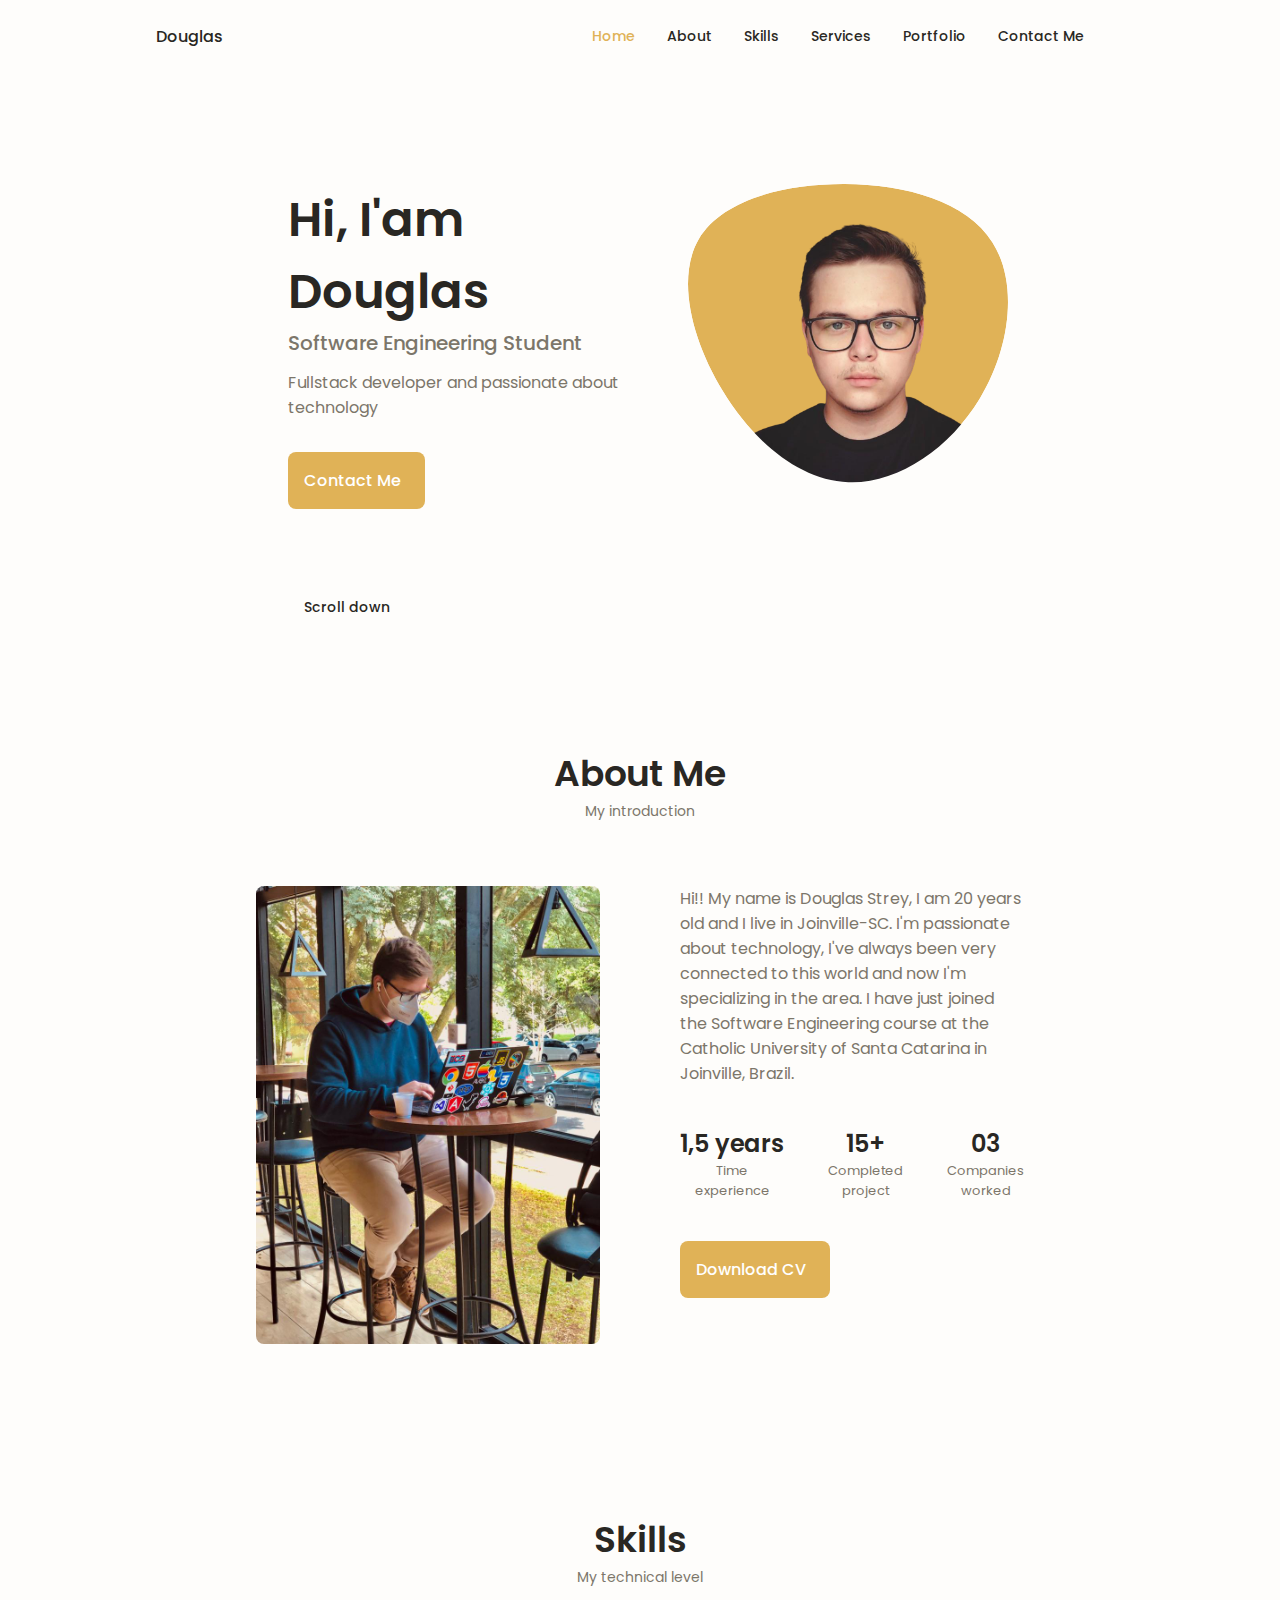
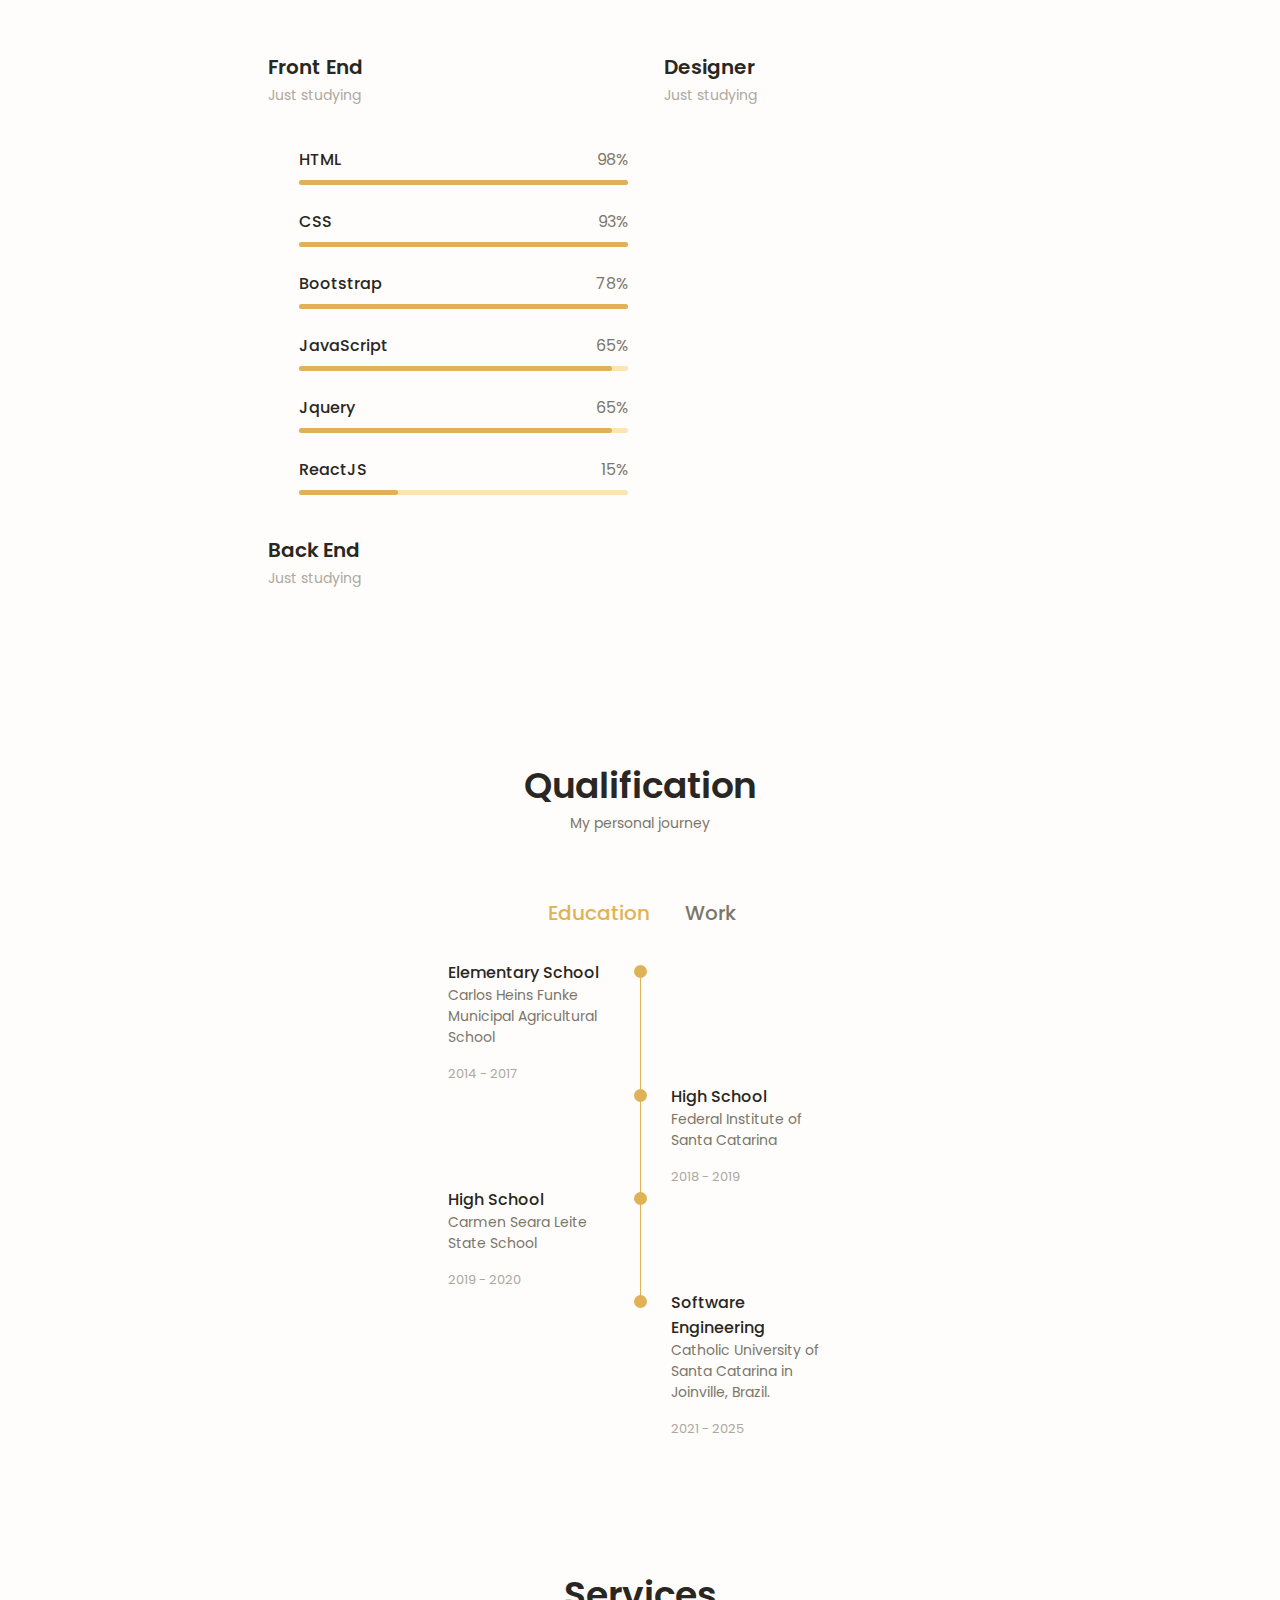
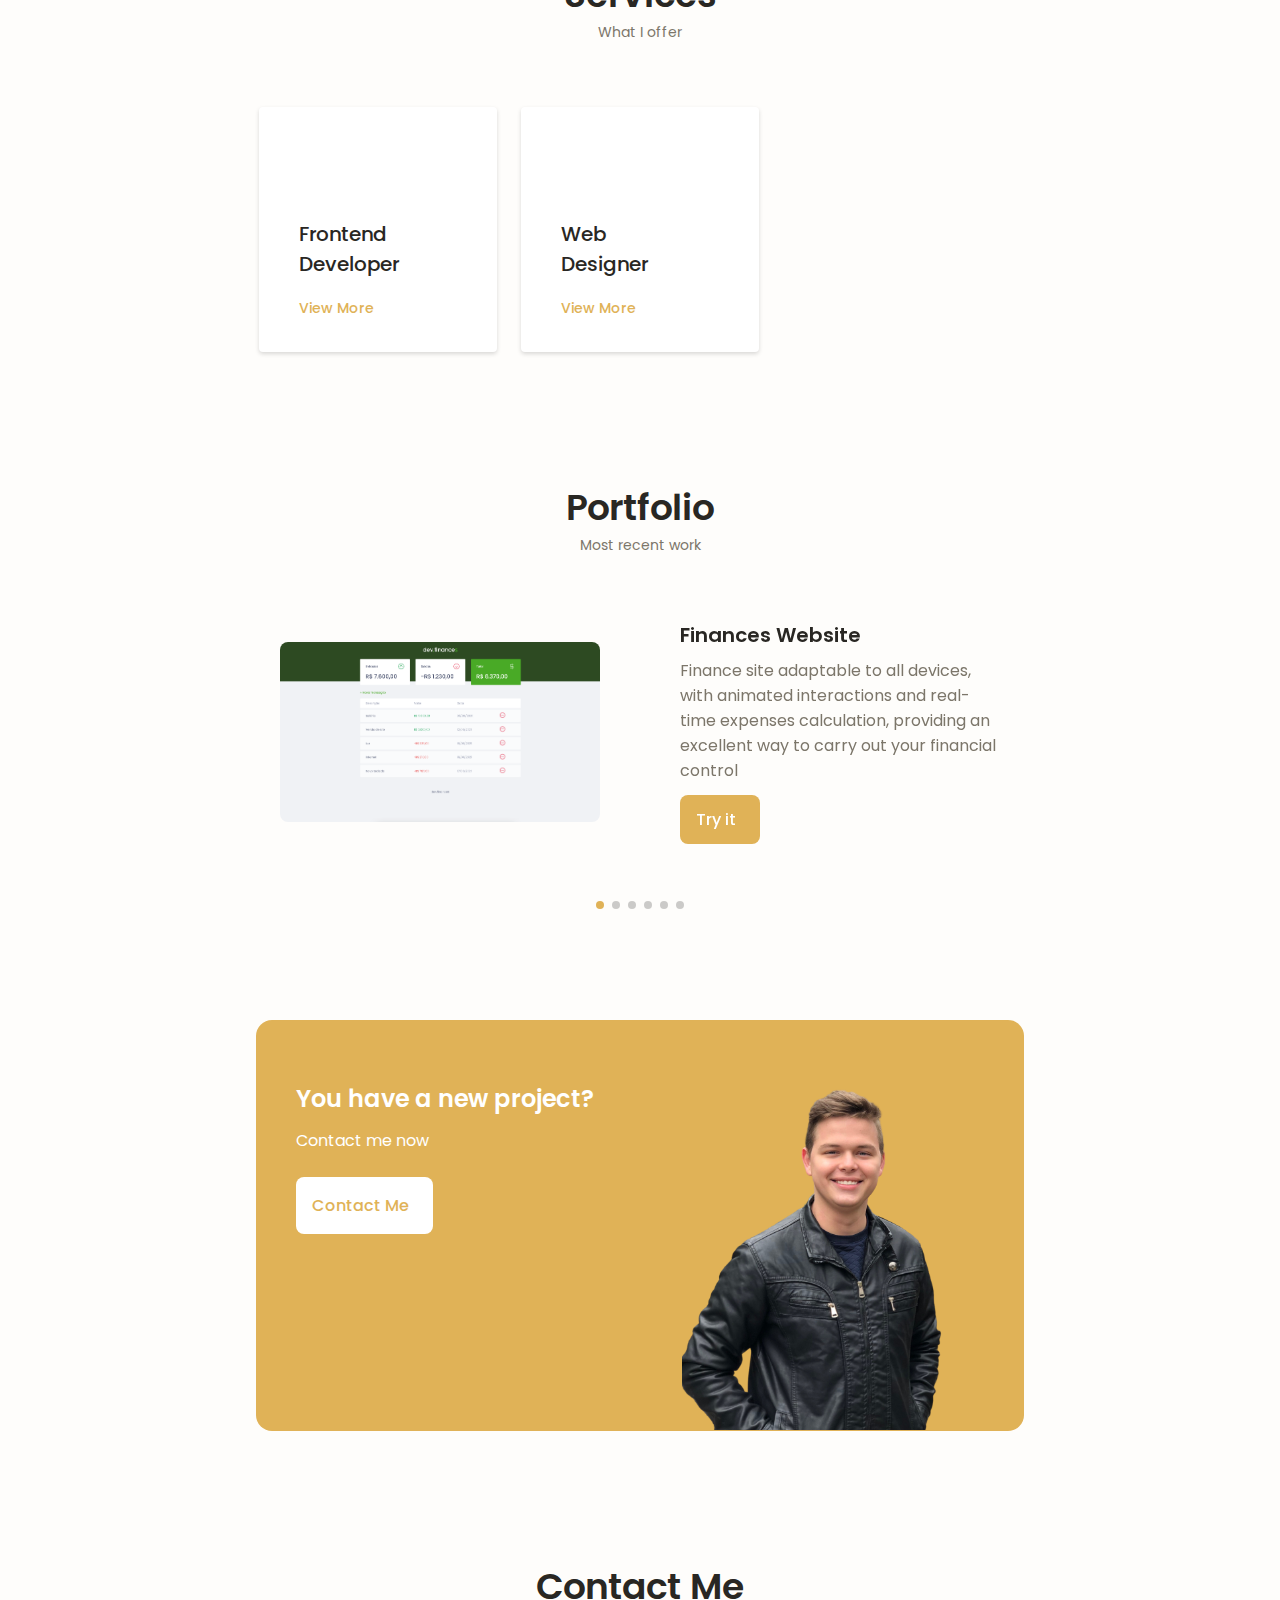
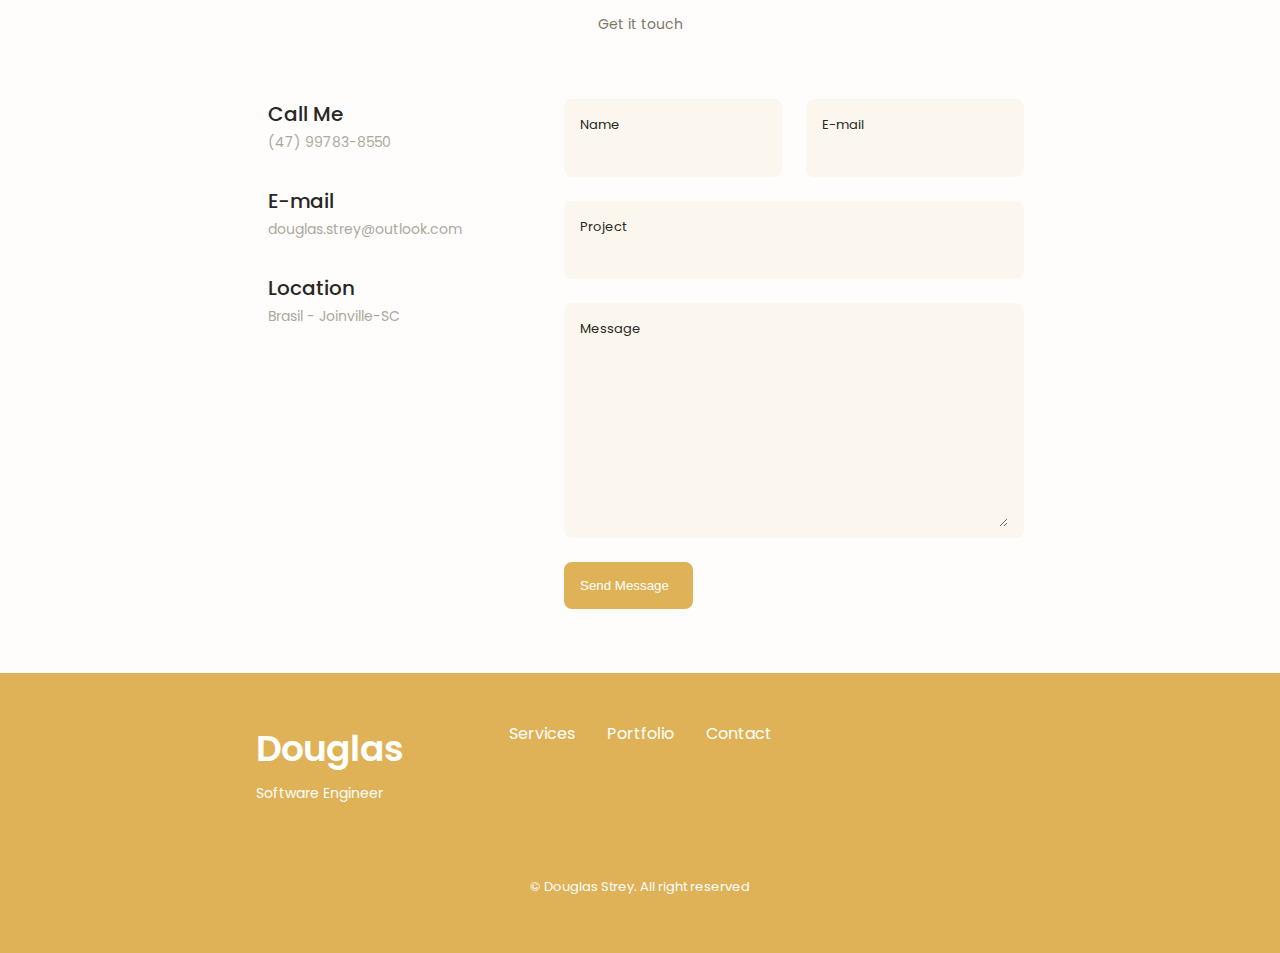
<file: index-english.html>
<!DOCTYPE html>
<html lang="en">

<head>
    <meta charset="UTF-8">
    <meta name="viewport" content="width=device-width, initial-scale=1.0">
    <link rel="shortcut icon" href="assets/img/icon-website.png" type="image/x-icon">

    <!--==================== UNICONS ====================-->
    <link rel="stylesheet" href="https://unicons.iconscout.com/release/v4.0.0/css/line.css">

    <!--==================== SWIPER CSS ====================-->
    <link rel="stylesheet" href="css/swiper-bundle.min.css">

    <!--==================== CSS ====================-->
    <link rel="stylesheet" href="css/styles.css">

    <title>Douglas Strey</title>
</head>

<body>
    <!--==================== HEADER ====================-->
    <header class="header" id="header">
        <nav class="nav container">
            <a href="#" class="nav__logo">Douglas</a>

            <div class="nav__menu" id="nav-menu">
                <ul class="nav__list grid">
                    <li class="nav__item">
                        <a href="#home" class="nav__link active-link">
                            <i class="uil uil-estate nav__icon"></i> Home
                        </a>
                    </li>

                    <li class="nav__item">
                        <a href="#about" class="nav__link">
                            <i class="uil uil-user nav__icon"></i> About
                        </a>
                    </li>

                    <li class="nav__item">
                        <a href="#skills" class="nav__link">
                            <i class="uil uil-file-alt nav__icon"></i> Skills
                        </a>
                    </li>

                    <li class="nav__item">
                        <a href="#services" class="nav__link">
                            <i class="uil uil-briefcase-alt nav__icon"></i> Services
                        </a>
                    </li>

                    <li class="nav__item">
                        <a href="#portfolio" class="nav__link">
                            <i class="uil uil-scenery nav__icon"></i> Portfolio
                        </a>
                    </li>

                    <li class="nav__item">
                        <a href="#contact" class="nav__link">
                            <i class="uil uil-message nav__icon"></i> Contact Me
                        </a>
                    </li>
                </ul>
                <i class="uil uil-times nav__close" id="nav-close"></i>
            </div>

            <div class="nav__btns">
                <!-- Theme change button -->
                <i class="uil uil-moon change-theme" id="theme-button"></i>
                <a href="/translate/index_pt-br.html">
                    <i class="uil uil-language translate-button"></i>
                </a>

                <div class="nav__toggle" id="nav-toggle">
                    <i class="uil uil-apps"></i>
                </div>
            </div>
        </nav>
    </header>

    <!--==================== MAIN ====================-->
    <main class="main">
        <!--==================== HOME ====================-->
        <section class="home section" id="home">
            <div class="home__container container grid">
                <div class="home__content grid">
                    <div class="home__social">
                        <a href="https://www.linkedin.com/in/douglas-strey/" target="_blank" class="home__social-icon">
                            <i class="uil uil-linkedin-alt"></i>
                        </a>

                        <a href="https://www.instagram.com/douglas_strey/" target="_blank" class="home__social-icon">
                            <i class="uil uil-instagram"></i>
                        </a>

                        <a href="https://github.com/Douglas-Strey" target="_blank" class="home__social-icon">
                            <i class="uil uil-github-alt"></i>
                        </a>
                    </div>

                    <div class="home__img">
                        <svg class="home__blob" viewBox="0 0 200 187" xmlns="http://www.w3.org/2000/svg"
                            xmlns:xlink="http://www.w3.org/1999/xlink">
                            <mask id="mask0" mask-type="alpha">
                                <path d="M190.312 36.4879C206.582 62.1187 201.309 102.826 182.328 134.186C163.346 165.547 
                                130.807 187.559 100.226 186.353C69.6454 185.297 41.0228 161.023 21.7403 129.362C2.45775 
                                97.8511 -7.48481 59.1033 6.67581 34.5279C20.9871 10.1032 59.7028 -0.149132 97.9666 
                                0.00163737C136.23 0.303176 174.193 10.857 190.312 36.4879Z" />
                            </mask>
                            <g mask="url(#mask0)">
                                <path d="M190.312 36.4879C206.582 62.1187 201.309 102.826 182.328 134.186C163.346 
                                165.547 130.807 187.559 100.226 186.353C69.6454 185.297 41.0228 161.023 21.7403 
                                129.362C2.45775 97.8511 -7.48481 59.1033 6.67581 34.5279C20.9871 10.1032 59.7028 
                                -0.149132 97.9666 0.00163737C136.23 0.303176 174.193 10.857 190.312 36.4879Z" />

                                <image class="home__blob-img" x='10' y='10' xlink:href="/assets/img/perfil.png" />
                            </g>
                        </svg>
                    </div>

                    <div class="home__data">
                        <h1 class="home__title">Hi, I'am Douglas</h1>
                        <h3 class="home__subtitle">Software Engineering Student</h3>
                        <p class="home__description">Fullstack developer and passionate about technology</p>
                        <a href="#contact" class="button button--flex">
                            Contact Me <i class="uil uil-message button__icon"></i>
                        </a>
                    </div>
                </div>

                <div class="home__scroll">
                    <a href="#about" class="home__scroll-button button--flex">
                        <i class="uil uil-mouse-alt home__scroll-mouse"></i>
                        <span class="home__scroll-name">Scroll down</span>
                        <i class="uil uil-arrow-down home__scroll-arrow"></i>
                    </a>
                </div>
            </div>
        </section>

        <!--==================== ABOUT ====================-->
        <section class="about section" id="about">
            <h2 class="section__title">About Me</h2>
            <span class="section__subtitle">My introduction</span>

            <div class="about__container container grid">
                <img src="assets/img/about.jpeg" alt="" class="about__img">

                <div class="about__data">
                    <p class="about__description">Hi!! My name is Douglas Strey, I am 20 years old and I live in
                        Joinville-SC.
                        I'm passionate about technology, I've always been very connected to this world and now I'm
                        specializing
                        in the area. I have just joined the Software Engineering course at the Catholic University of
                        Santa
                        Catarina in Joinville, Brazil.</p>

                    <div class="about__info">
                        <div>
                            <span class="about__info-title">1,5 years</span>
                            <span class="about__info-name">Time <br> experience</span>
                        </div>

                        <div>
                            <span class="about__info-title">15+</span>
                            <span class="about__info-name">Completed <br> project</span>
                        </div>

                        <div>
                            <span class="about__info-title">03</span>
                            <span class="about__info-name">Companies <br> worked</span>
                        </div>
                    </div>

                    <div class="about__buttons">
                        <a download="" href="assets/pdf/Douglas-cv.pdf" class="button button--flex">
                            Download CV<i class="uil uil-download-alt button__icon"></i>
                        </a>
                    </div>
                </div>
            </div>
        </section>

        <!--==================== SKILLS ====================-->
        <section class="skills section" id="skills">
            <h2 class="section__title">Skills</h2>
            <span class="section__subtitle">My technical level</span>

            <div class="skills__container container grid">
                <div>
                    <!--==================== SKILL 1 ====================-->

                    <div class="skills__content skills__open">
                        <div class="skills__header">
                            <i class="uil uil-brackets-curly skills__icon"></i>

                            <div>
                                <h1 class="skills__title">Front End</h1>
                                <span class="skills__subtitle">Just studying</span>
                            </div>

                            <i class="uil uil-angle-down skills__arrow"></i>
                        </div>

                        <div class="skills__list grid">
                            <div class="skills__data">
                                <div class="skills__titles">
                                    <h3 class="skills__name">HTML</h3>
                                    <span class="skills__number">98%</span>
                                </div>

                                <div class="skills__bar">
                                    <span class="skills__percentage skills__html"></span>
                                </div>
                            </div>

                            <div class="skills__data">
                                <div class="skills__titles">
                                    <h3 class="skills__name">CSS</h3>
                                    <span class="skills__number">93%</span>
                                </div>

                                <div class="skills__bar">
                                    <span class="skills__percentage skills__css"></span>
                                </div>
                            </div>

                            <div class="skills__data">
                                <div class="skills__titles">
                                    <h3 class="skills__name">Bootstrap</h3>
                                    <span class="skills__number">78%</span>
                                </div>

                                <div class="skills__bar">
                                    <span class="skills__percentage skills__bootstrap"></span>
                                </div>
                            </div>

                            <div class="skills__data">
                                <div class="skills__titles">
                                    <h3 class="skills__name">JavaScript</h3>
                                    <span class="skills__number">65%</span>
                                </div>

                                <div class="skills__bar">
                                    <span class="skills__percentage skills__js"></span>
                                </div>
                            </div>

                            <div class="skills__data">
                                <div class="skills__titles">
                                    <h3 class="skills__name">Jquery</h3>
                                    <span class="skills__number">65%</span>
                                </div>

                                <div class="skills__bar">
                                    <span class="skills__percentage skills__jquery"></span>
                                </div>
                            </div>

                            <div class="skills__data">
                                <div class="skills__titles">
                                    <h3 class="skills__name">ReactJS</h3>
                                    <span class="skills__number">15%</span>
                                </div>

                                <div class="skills__bar">
                                    <span class="skills__percentage skills__react-js"></span>
                                </div>
                            </div>
                        </div>
                    </div>

                    <!--==================== SKILL 2 ====================-->

                    <div class="skills__content skills__close">
                        <div class="skills__header">
                            <i class="uil uil-server-network skills__icon"></i>

                            <div>
                                <h1 class="skills__title">Back End</h1>
                                <span class="skills__subtitle">Just studying</span>
                            </div>

                            <i class="uil uil-angle-down skills__arrow"></i>
                        </div>

                        <div class="skills__list grid">
                            <div class="skills__data">
                                <div class="skills__titles">
                                    <h3 class="skills__name">PHP</h3>
                                    <span class="skills__number">96%</span>
                                </div>

                                <div class="skills__bar">
                                    <span class="skills__percentage skills__php"></span>
                                </div>
                            </div>
                        </div>

                        <div class="skills__list grid">
                            <div class="skills__data">
                                <div class="skills__titles">
                                    <h3 class="skills__name">mySQL</h3>
                                    <span class="skills__number">80%</span>
                                </div>

                                <div class="skills__bar">
                                    <span class="skills__percentage skills__my-sql"></span>
                                </div>
                            </div>
                        </div>

                        <div class="skills__list grid">
                            <div class="skills__data">
                                <div class="skills__titles">
                                    <h3 class="skills__name">ORACLE</h3>
                                    <span class="skills__number">45%</span>
                                </div>

                                <div class="skills__bar">
                                    <span class="skills__percentage skills__oracle"></span>
                                </div>
                            </div>
                        </div>

                        <div class="skills__list grid">
                            <div class="skills__data">
                                <div class="skills__titles">
                                    <h3 class="skills__name">Node.js</h3>
                                    <span class="skills__number">40%</span>
                                </div>

                                <div class="skills__bar">
                                    <span class="skills__percentage skills__node-js"></span>
                                </div>
                            </div>
                        </div>

                        <div class="skills__list grid">
                            <div class="skills__data">
                                <div class="skills__titles">
                                    <h3 class="skills__name">Python</h3>
                                    <span class="skills__number">12%</span>
                                </div>

                                <div class="skills__bar">
                                    <span class="skills__percentage skills__python"></span>
                                </div>
                            </div>
                        </div>
                    </div>
                </div>

                <div>
                    <!--==================== SKILL 3 ====================-->

                    <div class="skills__content skills__close">
                        <div class="skills__header">
                            <i class="uil uil-swatchbook skills__icon"></i>

                            <div>
                                <h1 class="skills__title">Designer</h1>
                                <span class="skills__subtitle">Just studying</span>
                            </div>

                            <i class="uil uil-angle-down skills__arrow"></i>
                        </div>

                        <div class="skills__list grid">
                            <div class="skills__data">
                                <div class="skills__titles">
                                    <h3 class="skills__name">Photoshop</h3>
                                    <span class="skills__number">80%</span>
                                </div>

                                <div class="skills__bar">
                                    <span class="skills__percentage skills__photoshop"></span>
                                </div>
                            </div>
                        </div>

                        <div class="skills__list grid">
                            <div class="skills__data">
                                <div class="skills__titles">
                                    <h3 class="skills__name">Canva</h3>
                                    <span class="skills__number">75%</span>
                                </div>

                                <div class="skills__bar">
                                    <span class="skills__percentage skills__canva"></span>
                                </div>
                            </div>
                        </div>

                        <div class="skills__list grid">
                            <div class="skills__data">
                                <div class="skills__titles">
                                    <h3 class="skills__name">Figma</h3>
                                    <span class="skills__number">60%</span>
                                </div>

                                <div class="skills__bar">
                                    <span class="skills__percentage skills__figma"></span>
                                </div>
                            </div>
                        </div>

                    </div>
                </div>
            </div>
        </section>

        <!--==================== QUALIFICATION ====================-->
        <section class="qualification section">
            <h2 class="section__title">Qualification</h2>
            <span class="section__subtitle">My personal journey</span>

            <div class="qualification__container container">
                <div class="qualification__tabs">
                    <div class="qualification__button button--flex qualification__active" data-target='#education'">
                        <i class=" uil uil-graduation-cap qualification__icon"></i>
                        Education
                    </div>

                    <div class="qualification__button button--flex qualification" data-target='#work'>
                        <i class="uil uil-briefcase-alt qualification__icon"></i>
                        Work
                    </div>
                </div>

                <div class="qualification__sections">
                    <!--==================== QUALIFICATION CONTENT 01 ====================-->

                    <div class="qualification__content qualification__active" data-content id="education">
                        <!--==================== QUALIFICATION 01 ====================-->

                        <div class="qualification__data">
                            <div>
                                <h3 class="qualification__title">Elementary School</h3>
                                <span class="qualification__subtitle">Carlos Heins Funke Municipal Agricultural
                                    School</span>
                                <div class="qualification__calendar">
                                    <i class="uil uil-calendar-alt"></i>
                                    2014 - 2017
                                </div>
                            </div>

                            <div>
                                <span class="qualification__rounder"></span>
                                <span class="qualification__line"></span>
                            </div>
                        </div>

                        <!--==================== QUALIFICATION 02 ====================-->

                        <div class="qualification__data">
                            <div></div>

                            <div>
                                <span class="qualification__rounder"></span>
                                <span class="qualification__line"></span>
                            </div>

                            <div>
                                <h3 class="qualification__title">High School</h3>
                                <span class="qualification__subtitle">Federal Institute of Santa Catarina</span>
                                <div class="qualification__calendar">
                                    <i class="uil uil-calendar-alt"></i>
                                    2018 - 2019
                                </div>
                            </div>
                        </div>

                        <!--==================== QUALIFICATION 2.5 ====================-->

                        <div class="qualification__data">
                            <div>
                                <h3 class="qualification__title">High School</h3>
                                <span class="qualification__subtitle">Carmen Seara Leite State School</span>
                                <div class="qualification__calendar">
                                    <i class="uil uil-calendar-alt"></i>
                                    2019 - 2020
                                </div>
                            </div>

                            <div>
                                <span class="qualification__rounder"></span>
                                <span class="qualification__line"></span>
                            </div>
                        </div>

                        <!--==================== QUALIFICATION 03 ====================-->

                        <div class="qualification__data">
                            <div></div>

                            <div>
                                <span class="qualification__rounder"></span>
                                <!-- <span class="qualification__line"></span> -->
                            </div>

                            <div>
                                <h3 class="qualification__title">Software Engineering</h3>
                                <span class="qualification__subtitle">Catholic University of Santa Catarina in
                                    Joinville, Brazil.</span>
                                <div class="qualification__calendar">
                                    <i class="uil uil-calendar-alt"></i>
                                    2021 - 2025
                                </div>
                            </div>
                        </div>
                    </div>

                    <!--==================== QUALIFICATION CONTENT 02 ====================-->

                    <div class="qualification__content" data-content id="work">
                        <!--==================== QUALIFICATION 01 ====================-->

                        <div class="qualification__data">
                            <div>
                                <h3 class="qualification__title">Engineering assistant</h3>
                                <span class="qualification__subtitle">C&K Constructions, Garuva-SC</span>
                                <div class="qualification__calendar">
                                    <i class="uil uil-calendar-alt"></i>
                                    July 2019 - April 2020
                                </div>
                            </div>

                            <div>
                                <span class="qualification__rounder"></span>
                                <span class="qualification__line"></span>
                            </div>
                        </div>

                        <!--==================== QUALIFICATION 02 ====================-->

                        <div class="qualification__data">
                            <div></div>

                            <div>
                                <span class="qualification__rounder"></span>
                                <span class="qualification__line"></span>
                            </div>

                            <div>
                                <h3 class="qualification__title">Manager</h3>
                                <span class="qualification__subtitle">CDL of Garuva-SC</span>
                                <div class="qualification__calendar">
                                    <i class="uil uil-calendar-alt"></i>
                                    March 2021 - July 2021
                                </div>
                            </div>
                        </div>

                        <!--==================== QUALIFICATION 03 ====================-->

                        <div class="qualification__data">
                            <div>
                                <h3 class="qualification__title">Development Trainee</h3>
                                <span class="qualification__subtitle">Lutheran Educational Association BOM JESUS/IELUSC,
                                    Joinville-SC</span>
                                <div class="qualification__calendar">
                                    <i class="uil uil-calendar-alt"></i>
                                    July 2021 - December 2021
                                </div>
                            </div>

                            <div>
                                <span class="qualification__rounder"></span>
                                <span class="qualification__line"></span>
                            </div>
                        </div>

                        <!--==================== QUALIFICATION 04 ====================-->

                        <div class="qualification__data">
                            <div></div>

                            <div>
                                <span class="qualification__rounder"></span>
                                <span class="qualification__line"></span>
                            </div>

                            <div>
                                <h3 class="qualification__title">Full-stack Developer</h3>
                                <span class="qualification__subtitle">Lutheran Educational Association BOM JESUS/IELUSC,
                                    Joinville-SC</span>
                                <div class="qualification__calendar">
                                    <i class="uil uil-calendar-alt"></i>
                                    December 2021 - now
                                </div>
                            </div>
                        </div>

                    </div>
                </div>
            </div>
        </section>

        <!--==================== SERVICES ====================-->
        <section class="services section" id="services">
            <h2 class="section__title">Services</h2>
            <span class="section__subtitle">What I offer</span>

            <div class="services__container container grid">
                <!--==================== SERVICES 01 ====================-->

                <div class="services__content">
                    <div>
                        <i class="uil uil-arrow services__icon"></i>
                        <h3 class="services__title">Frontend <br> Developer</h3>
                    </div>

                    <span class="button button--flex button--small button--link services__button">
                        View More
                        <i class="uil uil-arrow-right button__icon "></i>
                    </span>

                    <div class="services__modal">
                        <div class="services__modal-content">
                            <h4 class="services__modal-title">Frontend <br> Developer</h4>
                            <i class="uil uil-times services__modal-close"></i>

                            <ul class="services__modal-services grid">
                                <li class="services__modal-service">
                                    <i class="uil uil-check-circle services__modal-icon"></i>
                                    <p>I develop the user interface.</p>
                                </li>

                                <li class="services__modal-service">
                                    <i class="uil uil-check-circle services__modal-icon"></i>
                                    <p>Web page development.</p>
                                </li>

                            </ul>
                        </div>
                    </div>
                </div>

                <!--==================== SERVICES 02 ====================-->

                <div class="services__content">
                    <div>
                        <i class="uil uil-pen services__icon"></i>
                        <h3 class="services__title">Web <br> Designer</h3>
                    </div>

                    <span class="button button--flex button--small button--link services__button">
                        View More
                        <i class="uil uil-arrow-right button__icon "></i>
                    </span>

                    <div class="services__modal">
                        <div class="services__modal-content">
                            <h4 class="services__modal-title">Web <br> Designer</h4>
                            <i class="uil uil-times services__modal-close"></i>

                            <ul class="services__modal-services grid">
                                <li class="services__modal-service">
                                    <i class="uil uil-check-circle services__modal-icon"></i>
                                    <p>I design the user interface.</p>
                                </li>

                                <li class="services__modal-service">
                                    <i class="uil uil-check-circle services__modal-icon"></i>
                                    <p>Web page design.</p>
                                </li>

                            </ul>
                        </div>
                    </div>
                </div>

            </div>
        </section>

        <!--==================== PORTFOLIO ====================-->
        <section class="portfolio section" id="portfolio">
            <h2 class="section__title">Portfolio</h2>
            <span class="section__subtitle">Most recent work</span>

            <div class="portfolio__container container swiper-container">
                <div class="swiper-wrapper">
                    <!--==================== PORTFOLIO 01 ====================-->

                    <div class="portfolio__content grid swiper-slide">
                        <img src="assets/img/portfolio1.png" alt="" class="portfolio__img">

                        <div class="portfolio__data">
                            <h3 class="portfolio__title">Finances Website</h3>
                            <p class="portfolio__description">Finance site adaptable to all devices, with animated
                                interactions and real-time expenses calculation, providing an excellent way to carry out
                                your financial control</p>
                            <a href="https://finances-controller.vercel.app/" target="_blank"
                                class="button button--flex button--small portfolio__button">
                                Try it
                                <i class="uil uil-arrow-right button__icon"></i>
                            </a>
                        </div>
                    </div>

                    <!--==================== PORTFOLIO 02 ====================-->

                    <div class="portfolio__content grid swiper-slide">
                        <img src="assets/img/portfolio2.png" alt="" class="portfolio__img">

                        <div class="portfolio__data">
                            <h3 class="portfolio__title">Q&A Website</h3>
                            <p class="portfolio__description">Application built during the Rocketseat [NLW] event,
                                aiming to help teachers, streamers (or anyone who wants to use it) to answer questions,
                                facilitating the receipt and organization of them.
                            </p>
                            <a href="https://letmeask-316da.web.app/" target="_blank"
                                class="button button--flex button--small portfolio__button">
                                Try it
                                <i class="uil uil-arrow-right button__icon"></i>
                            </a>
                        </div>
                    </div>

                    <!--==================== PORTFOLIO 03 ====================-->

                    <div class="portfolio__content grid swiper-slide">
                        <img src="assets/img/portfolio3.png" alt="" class="portfolio__img">

                        <div class="portfolio__data">
                            <h3 class="portfolio__title">Shop Website</h3>
                            <p class="portfolio__description">Website made for the presentation of a college work, the
                                goal was to be a website for selling school materials.
                            </p>
                            <a href="https://edi-store.vercel.app/" target="_blank"
                                class="button button--flex button--small portfolio__button">
                                Try it
                                <i class="uil uil-arrow-right button__icon"></i>
                            </a>
                        </div>
                    </div>

                    <!--==================== PORTFOLIO 04 ====================-->

                    <div class="portfolio__content grid swiper-slide">
                        <img src="assets/img/portfolio4.png" alt="" class="portfolio__img">

                        <div class="portfolio__data">
                            <h3 class="portfolio__title">DougHour</h3>
                            <p class="portfolio__description">A simple watch made for practicing a little JavaScript.
                                Made during my internship hours at Bom Jesus IELUSC.
                            </p>
                            <a href="https://doughour.vercel.app/" target="_blank"
                                class="button button--flex button--small portfolio__button">
                                Try it
                                <i class="uil uil-arrow-right button__icon"></i>
                            </a>
                        </div>
                    </div>

                    <!--==================== PORTFOLIO 05 ====================-->

                    <div class="portfolio__content grid swiper-slide">
                        <img src="assets/img/portfolio5.png" alt="" class="portfolio__img">

                        <div class="portfolio__data">
                            <h3 class="portfolio__title">Simple Calculator</h3>
                            <p class="portfolio__description">A simple calculator created for the purpose of practicing
                                JavaScript programming. Made during my internship hours at Bom Jesus IELUSC.</p>
                            <a href="https://beautiful-calculator.vercel.app/" target="_blank"
                                class="button button--flex button--small portfolio__button">
                                Try it
                                <i class="uil uil-arrow-right button__icon"></i>
                            </a>
                        </div>
                    </div>

                    <!--==================== PORTFOLIO 06 ====================-->

                    <div class="portfolio__content grid swiper-slide">
                        <img src="assets/img/portfolio6.png" alt="" class="portfolio__img">

                        <div class="portfolio__data">
                            <h3 class="portfolio__title">Netflix Clone</h3>
                            <p class="portfolio__description">Netflix website clone made with ReactJS, aiming to train
                                the consumption of an api and clean code.</p>
                            <a href="https://netflix-clone-douglas.vercel.app/" target="_blank"
                                class="button button--flex button--small portfolio__button">
                                Try it
                                <i class="uil uil-arrow-right button__icon"></i>
                            </a>
                        </div>
                    </div>
                </div>

                <!--==================== Add Arrows ====================-->
                <div class="swiper-button-next">
                    <i class="uil uil-angle-right swiper-portfolio-icon"></i>
                </div>
                <div class="swiper-button-prev">
                    <i class="uil uil-angle-left swiper-portfolio-icon"></i>
                </div>
                <!--==================== Add pagination ====================-->
                <div class="swiper-pagination"></div>
            </div>
        </section>

        <!--==================== PROJECT IN MIND ====================-->
        <section class="project section">
            <div class="project__bg">
                <div class="project__container container grid">
                    <div class="project__data">
                        <h2 class="project__title">You have a new project?</h2>
                        <p class="project__description">Contact me now</p>
                        <a href="#contact" class="button button--flex button--white">
                            Contact Me
                            <i class="uil uil-message project__icon button__icon"></i>
                        </a>
                    </div>

                    <img src="assets/img/perfil-old.png" alt="" class="project__img">
                </div>
            </div>
        </section>

        <!--==================== TESTIMONIAL ====================-->

        <!--
        <section class="testimonial section">
            <h2 class="section__title">Testimonial</h2>
            <span class="section__subtitle"></span>
        </section>
        -->

        <!--==================== CONTACT ME ====================-->
        <section class="contact section" id="contact">
            <h2 class="section__title">Contact Me</h2>
            <span class="section__subtitle">Get it touch</span>

            <div class="contact__container container grid">
                <div>
                    <div class="contact__information">
                        <i class="uil uil-phone contact__icon"></i>

                        <div>
                            <h3 class="contact__title">Call Me</h3>
                            <span class="contact__subtitle">(47) 99783-8550</span>
                        </div>
                    </div>

                    <div class="contact__information">
                        <i class="uil uil-envelope contact__icon"></i>

                        <div>
                            <h3 class="contact__title">E-mail</h3>
                            <span class="contact__subtitle">douglas.strey@outlook.com</span>
                        </div>
                    </div>

                    <div class="contact__information">
                        <i class="uil uil-map-marker contact__icon"></i>

                        <div>
                            <h3 class="contact__title">Location</h3>
                            <span class="contact__subtitle">Brasil - Joinville-SC</span>
                        </div>
                    </div>
                </div>

                <form action="https://formspree.io/f/xzbygydl" method="POST" class="contact__form grid">
                    <div class="contact__inputs grid">
                        <div class="contact__content">
                            <label for="Name" class="contact__label">Name</label>
                            <input type="text" name="Name" class="contact__input">
                        </div>

                        <div class="contact__content">
                            <label for="E-mail" class="contact__label">E-mail</label>
                            <input type="email" name="E-mail" class="contact__input">
                        </div>
                    </div>

                    <div class="contact__content">
                        <label for="Project" class="contact__label">Project</label>
                        <input type="text" name="Project" class="contact__input">
                    </div>

                    <div class="contact__content">
                        <label for="Message" class="contact__label">Message</label>
                        <textarea name="Message" id="Message" cols="0" rows="7" class="contact__input"></textarea>
                    </div>

                    <div>
                        <button type="submit" class="button button--flex">
                            Send Message
                            <i class="uil uil-message button__icon"></i>
                        </button>
                    </div>
                </form>
            </div>
        </section>
    </main>

    <!--==================== FOOTER ====================-->
    <footer class="footer">
        <div class="footer__bg">
            <div class="footer__container container grid">
                <div>
                    <h1 class="footer__title">Douglas</h1>
                    <span class="footer__subtitle">Software Engineer</span>
                </div>

                <ul class="footer__links">
                    <li>
                        <a href="#services" class="footer__link">Services</a>
                    </li>
                    <li>
                        <a href="#portfolio" class="footer__link">Portfolio</a>
                    </li>
                    <li>
                        <a href="#contact" class="footer__link">Contact</a>
                    </li>
                </ul>

                <div class="footer__socials">
                    <a href="https://www.facebook.com/douglas.strey.16" target="_blank" class="footer__social">
                        <i class="uil uil-facebook-f"></i>
                    </a>

                    <a href="https://www.instagram.com/douglas_strey/" target="_blank" class="footer__social">
                        <i class="uil uil-instagram"></i>
                    </a>

                    <a href="https://t.me/douglas_strey" target="_blank" class="footer__social">
                        <i class="uil uil-telegram-alt"></i>
                    </a>
                </div>
            </div>

            <p class="footer__copy">&#169; Douglas Strey. All right reserved</p>
        </div>
    </footer>

    <!--==================== SCROLL TOP ====================-->

    <a href="#" class="scrollup" id="scroll-up">
        <i class="uil uil-arrow-up scrollup__icon"></i>
    </a>

    <!--==================== SWIPER JS ====================-->
    <script src="js/swiper-bundle.min.js"></script>

    <!--==================== MAIN JS ====================-->
    <script src="js/main.js"></script>
</body>

</html>
</file>
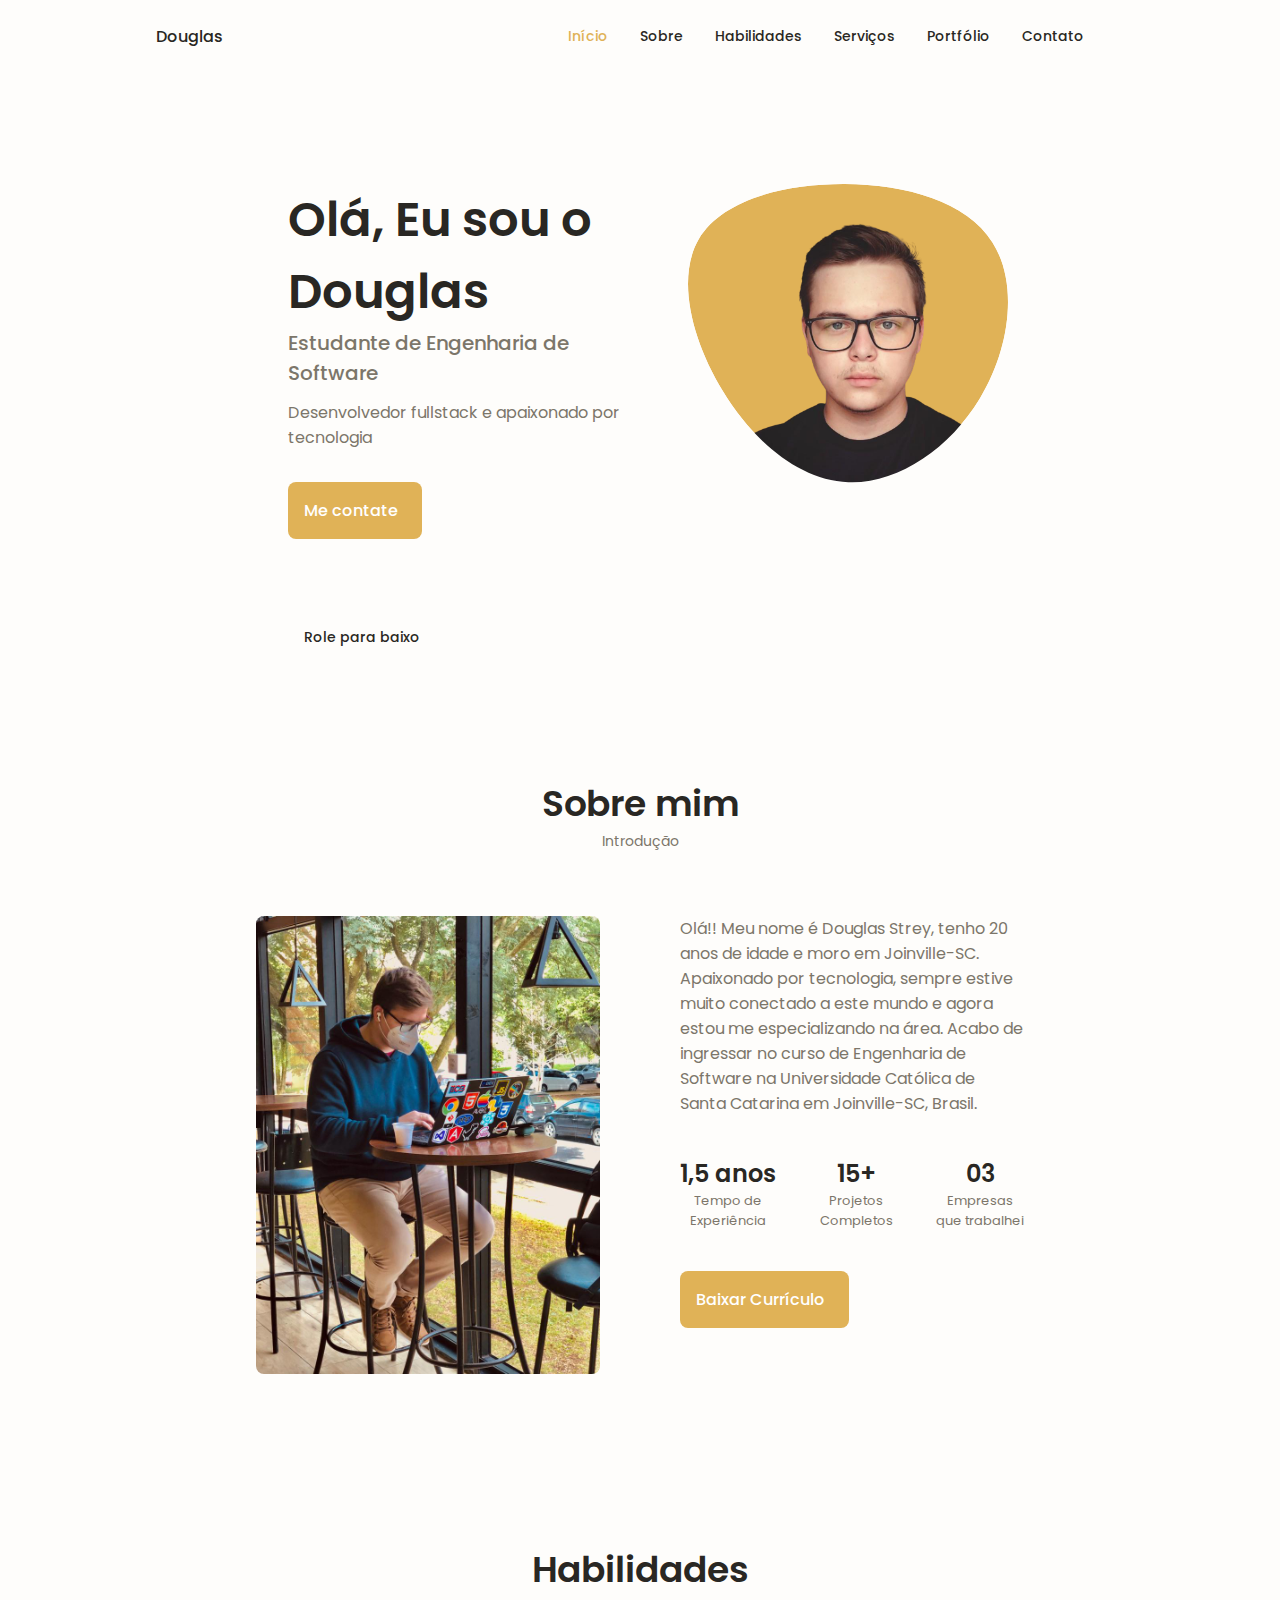
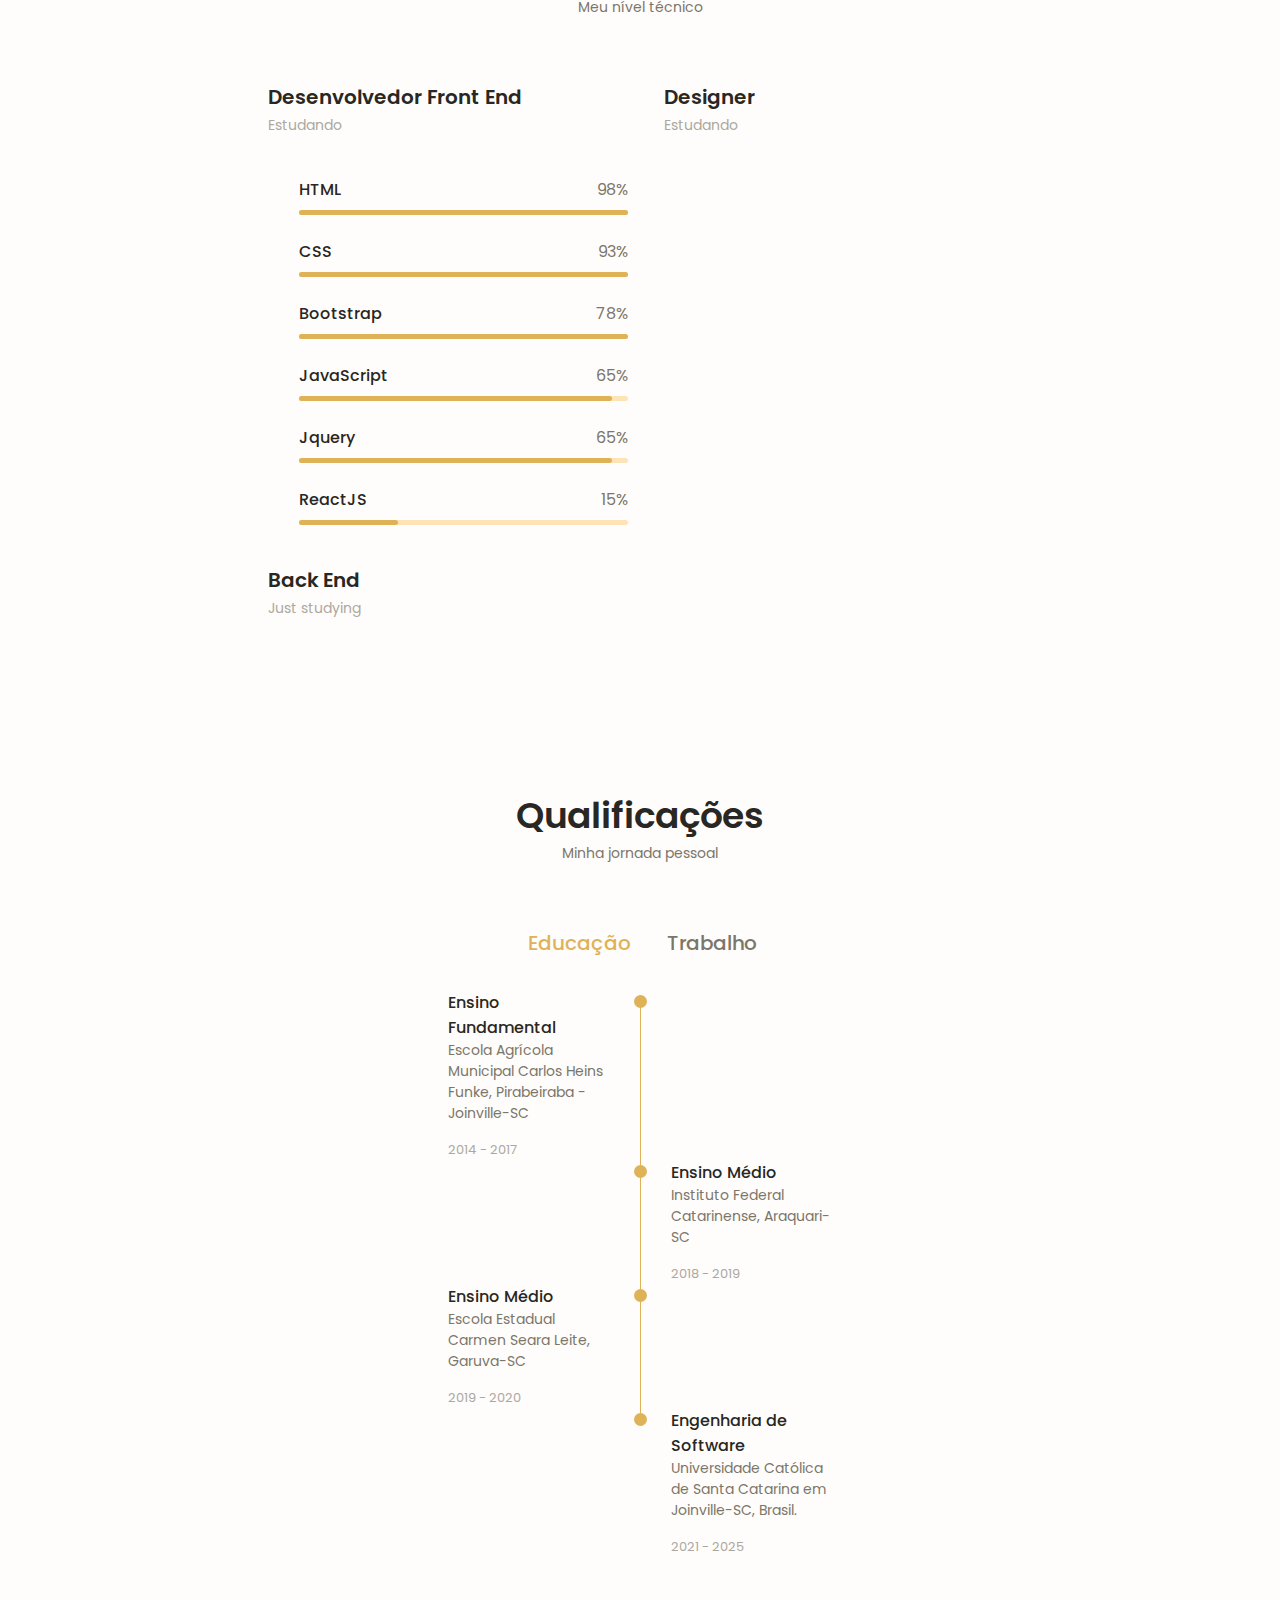
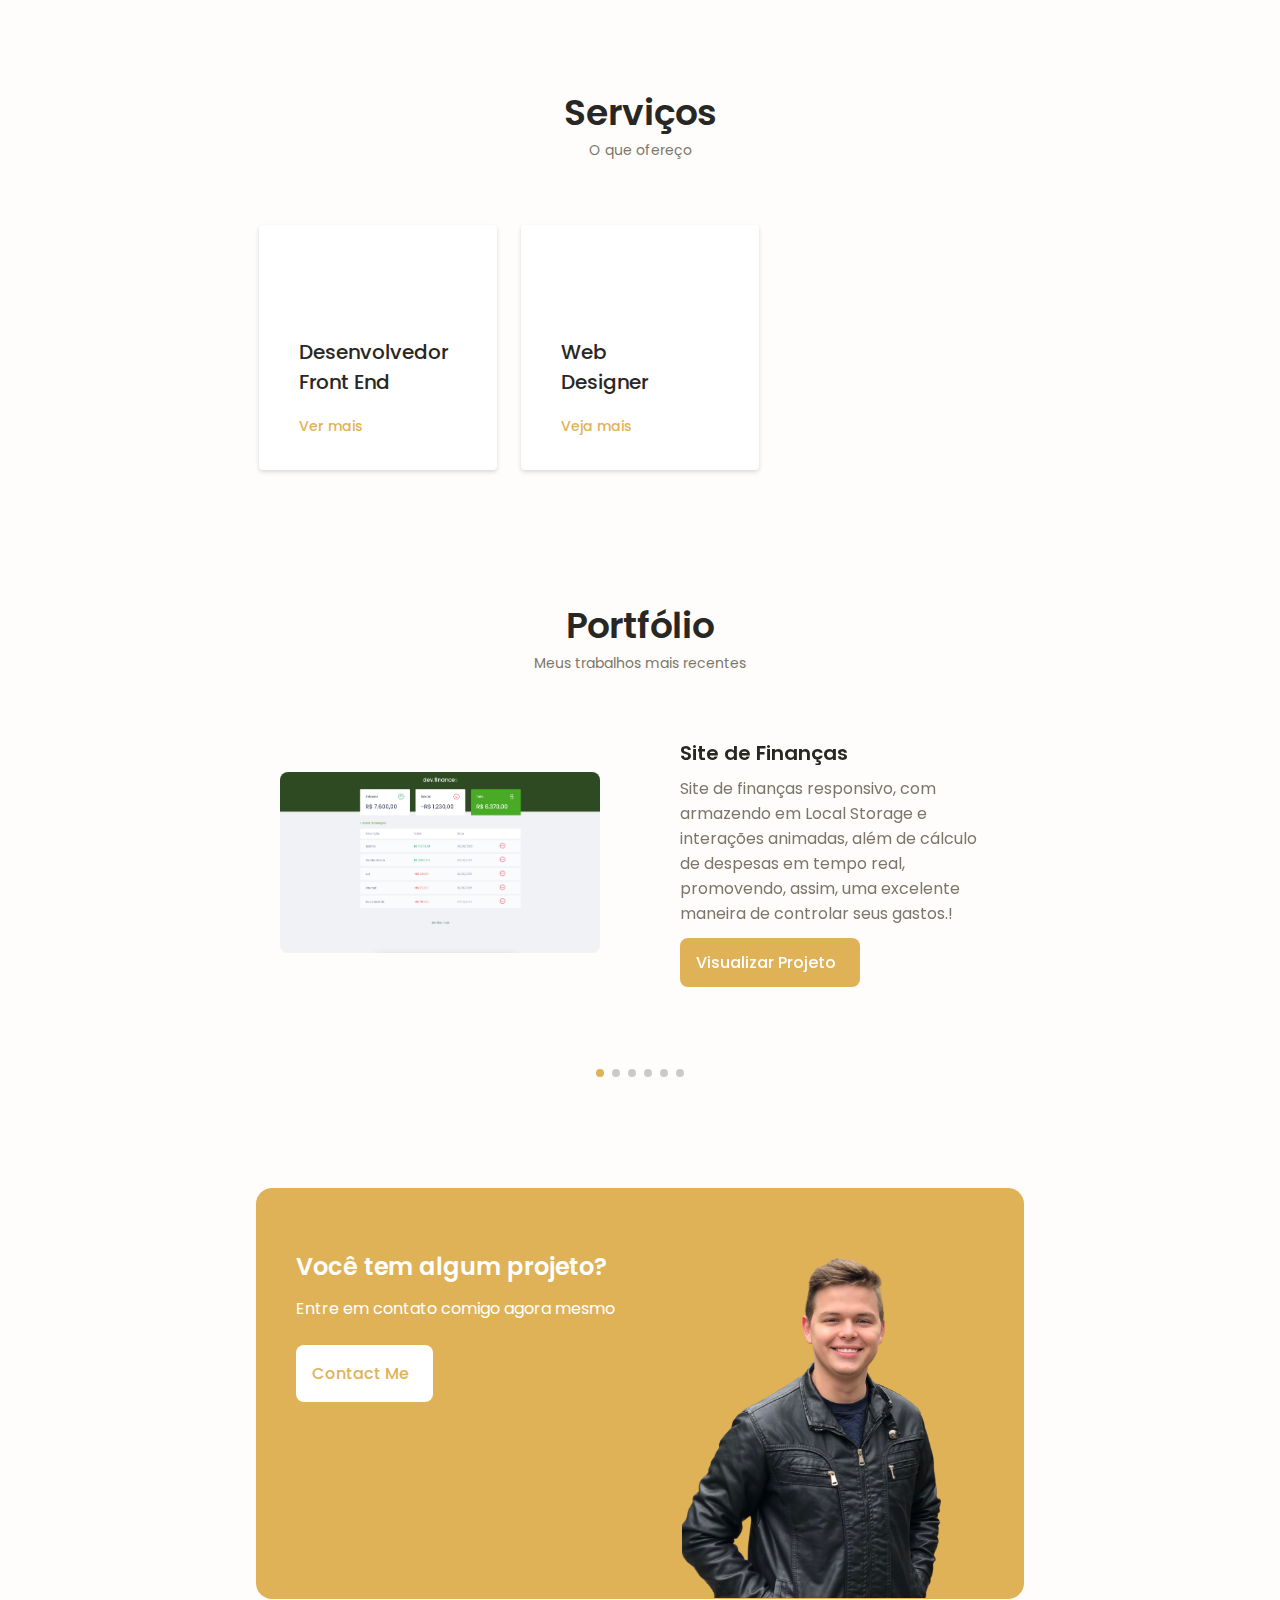
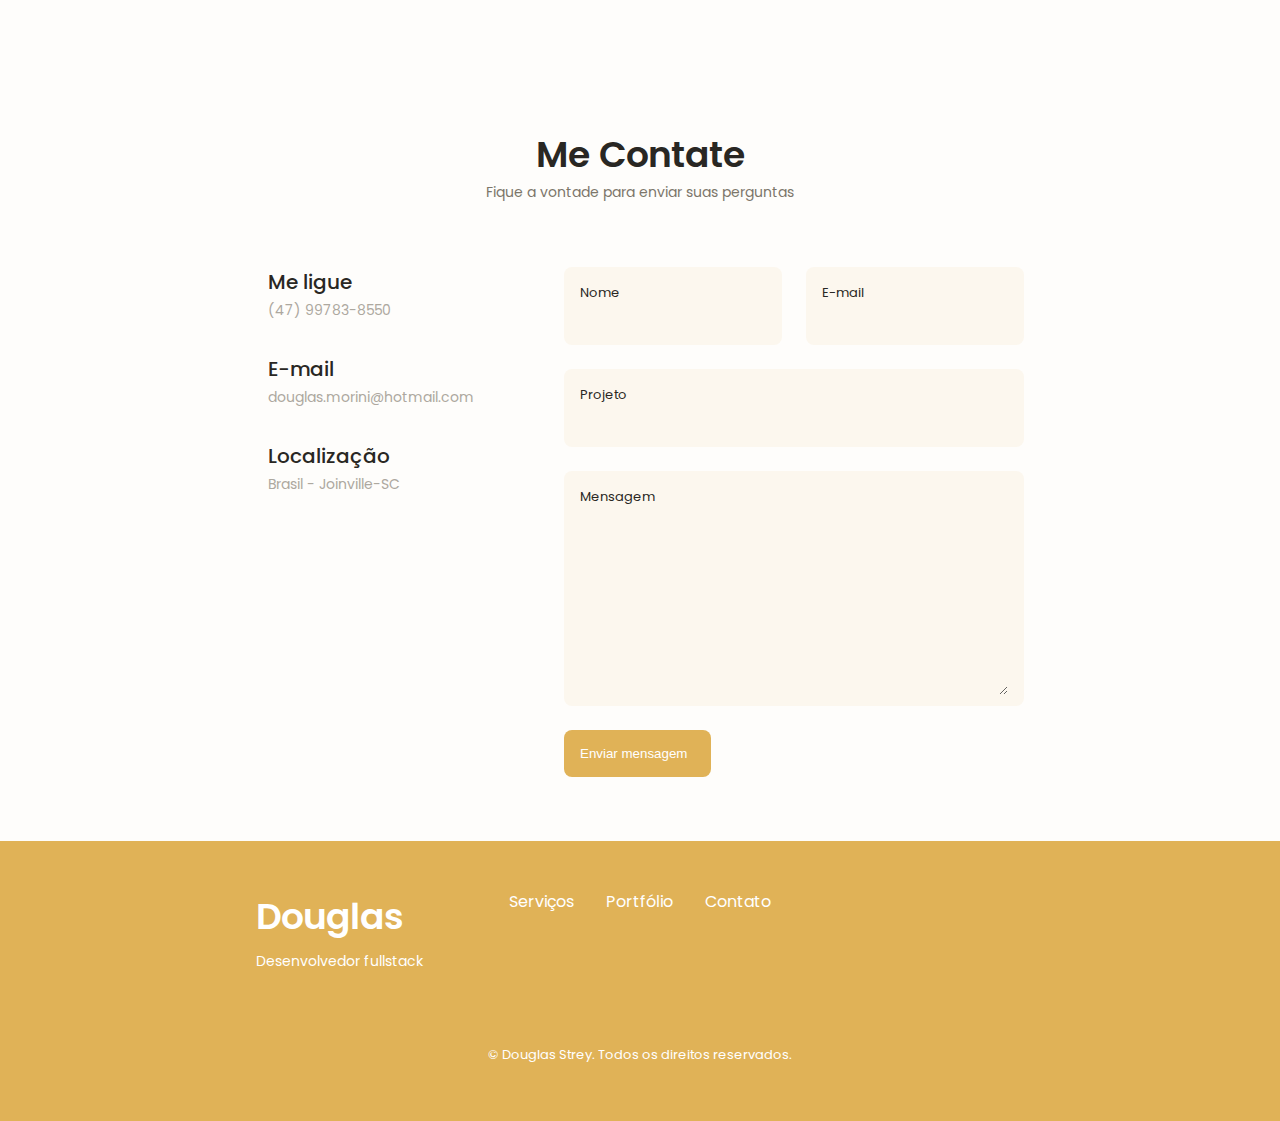
<file: translate/index_pt-br.html>
<!DOCTYPE html>
<html lang="pt-br">

<head>
    <meta charset="UTF-8">
    <meta name="viewport" content="width=device-width, initial-scale=1.0">
    <link rel="shortcut icon" href="../assets/img/icon-website.png" type="image/x-icon">

    <!--==================== UNICONS ====================-->
    <link rel="stylesheet" href="https://unicons.iconscout.com/release/v4.0.0/css/line.css">

    <!--==================== SWIPER CSS ====================-->
    <link rel="stylesheet" href="../css/swiper-bundle.min.css">

    <!--==================== CSS ====================-->
    <link rel="stylesheet" href="../css/styles.css">

    <title>Douglas Strey</title>
</head>

<body>
    <!--==================== HEADER ====================-->
    <header class="header" id="header">
        <nav class="nav container">
            <a href="#" class="nav__logo">Douglas</a>

            <div class="nav__menu" id="nav-menu">
                <ul class="nav__list grid">
                    <li class="nav__item">
                        <a href="#home" class="nav__link active-link">
                            <i class="uil uil-estate nav__icon"></i> Início
                        </a>
                    </li>

                    <li class="nav__item">
                        <a href="#about" class="nav__link">
                            <i class="uil uil-user nav__icon"></i> Sobre
                        </a>
                    </li>

                    <li class="nav__item">
                        <a href="#skills" class="nav__link">
                            <i class="uil uil-file-alt nav__icon"></i> Habilidades
                        </a>
                    </li>

                    <li class="nav__item">
                        <a href="#services" class="nav__link">
                            <i class="uil uil-briefcase-alt nav__icon"></i> Serviços
                        </a>
                    </li>

                    <li class="nav__item">
                        <a href="#portfolio" class="nav__link">
                            <i class="uil uil-scenery nav__icon"></i> Portfólio
                        </a>
                    </li>

                    <li class="nav__item">
                        <a href="#contact" class="nav__link">
                            <i class="uil uil-message nav__icon"></i> Contato
                        </a>
                    </li>
                </ul>
                <i class="uil uil-times nav__close" id="nav-close"></i>
            </div>

            <div class="nav__btns">
                <!-- Theme change button -->
                <i class="uil uil-moon change-theme" id="theme-button"></i>
                <a href="../index.html">
                    <i class="uil uil-language translate-button"></i>
                </a>

                <div class="nav__toggle" id="nav-toggle">
                    <i class="uil uil-apps"></i>
                </div>
            </div>
        </nav>
    </header>

    <!--==================== MAIN ====================-->
    <main class="main">
        <!--==================== HOME ====================-->
        <section class="home section" id="home">
            <div class="home__container container grid">
                <div class="home__content grid">
                    <div class="home__social">
                        <a href="https://www.linkedin.com/in/douglas-strey/" target="_blank" class="home__social-icon">
                            <i class="uil uil-linkedin-alt"></i>
                        </a>

                        <a href="https://www.instagram.com/douglas_strey/" target="_blank" class="home__social-icon">
                            <i class="uil uil-instagram"></i>
                        </a>

                        <a href="https://github.com/Douglas-Strey" target="_blank" class="home__social-icon">
                            <i class="uil uil-github-alt"></i>
                        </a>
                    </div>

                    <div class="home__img">
                        <svg class="home__blob" viewBox="0 0 200 187" xmlns="http://www.w3.org/2000/svg"
                            xmlns:xlink="http://www.w3.org/1999/xlink">
                            <mask id="mask0" mask-type="alpha">
                                <path d="M190.312 36.4879C206.582 62.1187 201.309 102.826 182.328 134.186C163.346 165.547 
                                130.807 187.559 100.226 186.353C69.6454 185.297 41.0228 161.023 21.7403 129.362C2.45775 
                                97.8511 -7.48481 59.1033 6.67581 34.5279C20.9871 10.1032 59.7028 -0.149132 97.9666 
                                0.00163737C136.23 0.303176 174.193 10.857 190.312 36.4879Z" />
                            </mask>
                            <g mask="url(#mask0)">
                                <path d="M190.312 36.4879C206.582 62.1187 201.309 102.826 182.328 134.186C163.346 
                                165.547 130.807 187.559 100.226 186.353C69.6454 185.297 41.0228 161.023 21.7403 
                                129.362C2.45775 97.8511 -7.48481 59.1033 6.67581 34.5279C20.9871 10.1032 59.7028 
                                -0.149132 97.9666 0.00163737C136.23 0.303176 174.193 10.857 190.312 36.4879Z" />

                                <image class="home__blob-img" x='10' y='10' xlink:href="../assets/img/perfil.png" />
                            </g>
                        </svg>
                    </div>

                    <div class="home__data">
                        <h1 class="home__title">Olá, Eu sou o Douglas</h1>
                        <h3 class="home__subtitle">Estudante de Engenharia de Software</h3>
                        <p class="home__description">Desenvolvedor fullstack e apaixonado por tecnologia</p>
                        <a href="#contact" class="button button--flex">
                            Me contate <i class="uil uil-message button__icon"></i>
                        </a>
                    </div>
                </div>

                <div class="home__scroll">
                    <a href="#about" class="home__scroll-button button--flex">
                        <i class="uil uil-mouse-alt home__scroll-mouse"></i>
                        <span class="home__scroll-name">Role para baixo</span>
                        <i class="uil uil-arrow-down home__scroll-arrow"></i>
                    </a>
                </div>
            </div>
        </section>

        <!--==================== ABOUT ====================-->
        <section class="about section" id="about">
            <h2 class="section__title">Sobre mim</h2>
            <span class="section__subtitle">Introdução</span>

            <div class="about__container container grid">
                <img src="../assets/img/about.jpeg" alt="" class="about__img">

                <div class="about__data">
                    <p class="about__description">Olá!! Meu nome é Douglas Strey, tenho 20 anos de idade e moro em
                        Joinville-SC.
                        Apaixonado por tecnologia, sempre estive muito conectado a este mundo e agora estou me
                        especializando na área. Acabo de ingressar no curso de Engenharia de Software na Universidade
                        Católica de Santa Catarina em Joinville-SC, Brasil.</p>

                    <div class="about__info">
                        <div>
                            <span class="about__info-title">1,5 anos</span>
                            <span class="about__info-name">Tempo de <br> Experiência</span>
                        </div>

                        <div>
                            <span class="about__info-title">15+</span>
                            <span class="about__info-name">Projetos <br> Completos</span>
                        </div>

                        <div>
                            <span class="about__info-title">03</span>
                            <span class="about__info-name">Empresas <br> que trabalhei</span>
                        </div>
                    </div>

                    <div class="about__buttons">
                        <a download="" href="assets/pdf/Douglas-cv.pdf" class="button button--flex">
                            Baixar Currículo<i class="uil uil-download-alt button__icon"></i>
                        </a>
                    </div>
                </div>
            </div>
        </section>

        <!--==================== SKILLS ====================-->
        <section class="skills section" id="skills">
            <h2 class="section__title">Habilidades</h2>
            <span class="section__subtitle">Meu nível técnico</span>

            <div class="skills__container container grid">
                <div>
                    <!--==================== SKILL 1 ====================-->

                    <div class="skills__content skills__open">
                        <div class="skills__header">
                            <i class="uil uil-brackets-curly skills__icon"></i>

                            <div>
                                <h1 class="skills__title">Desenvolvedor Front End</h1>
                                <span class="skills__subtitle">Estudando</span>
                            </div>

                            <i class="uil uil-angle-down skills__arrow"></i>
                        </div>

                        <div class="skills__list grid">
                            <div class="skills__data">
                                <div class="skills__titles">
                                    <h3 class="skills__name">HTML</h3>
                                    <span class="skills__number">98%</span>
                                </div>

                                <div class="skills__bar">
                                    <span class="skills__percentage skills__html"></span>
                                </div>
                            </div>

                            <div class="skills__data">
                                <div class="skills__titles">
                                    <h3 class="skills__name">CSS</h3>
                                    <span class="skills__number">93%</span>
                                </div>

                                <div class="skills__bar">
                                    <span class="skills__percentage skills__css"></span>
                                </div>
                            </div>

                            <div class="skills__data">
                                <div class="skills__titles">
                                    <h3 class="skills__name">Bootstrap</h3>
                                    <span class="skills__number">78%</span>
                                </div>

                                <div class="skills__bar">
                                    <span class="skills__percentage skills__bootstrap"></span>
                                </div>
                            </div>

                            <div class="skills__data">
                                <div class="skills__titles">
                                    <h3 class="skills__name">JavaScript</h3>
                                    <span class="skills__number">65%</span>
                                </div>

                                <div class="skills__bar">
                                    <span class="skills__percentage skills__js"></span>
                                </div>
                            </div>

                            <div class="skills__data">
                                <div class="skills__titles">
                                    <h3 class="skills__name">Jquery</h3>
                                    <span class="skills__number">65%</span>
                                </div>

                                <div class="skills__bar">
                                    <span class="skills__percentage skills__jquery"></span>
                                </div>
                            </div>

                            <div class="skills__data">
                                <div class="skills__titles">
                                    <h3 class="skills__name">ReactJS</h3>
                                    <span class="skills__number">15%</span>
                                </div>

                                <div class="skills__bar">
                                    <span class="skills__percentage skills__react-js"></span>
                                </div>
                            </div>
                        </div>
                    </div>

                    <!--==================== SKILL 2 ====================-->

                    <div class="skills__content skills__close">
                        <div class="skills__header">
                            <i class="uil uil-server-network skills__icon"></i>

                            <div>
                                <h1 class="skills__title">Back End</h1>
                                <span class="skills__subtitle">Just studying</span>
                            </div>

                            <i class="uil uil-angle-down skills__arrow"></i>
                        </div>

                        <div class="skills__list grid">
                            <div class="skills__data">
                                <div class="skills__titles">
                                    <h3 class="skills__name">PHP</h3>
                                    <span class="skills__number">96%</span>
                                </div>

                                <div class="skills__bar">
                                    <span class="skills__percentage skills__php"></span>
                                </div>
                            </div>
                        </div>

                        <div class="skills__list grid">
                            <div class="skills__data">
                                <div class="skills__titles">
                                    <h3 class="skills__name">mySQL</h3>
                                    <span class="skills__number">80%</span>
                                </div>

                                <div class="skills__bar">
                                    <span class="skills__percentage skills__my-sql"></span>
                                </div>
                            </div>
                        </div>

                        <div class="skills__list grid">
                            <div class="skills__data">
                                <div class="skills__titles">
                                    <h3 class="skills__name">ORACLE</h3>
                                    <span class="skills__number">45%</span>
                                </div>

                                <div class="skills__bar">
                                    <span class="skills__percentage skills__oracle"></span>
                                </div>
                            </div>
                        </div>

                        <div class="skills__list grid">
                            <div class="skills__data">
                                <div class="skills__titles">
                                    <h3 class="skills__name">Node.js</h3>
                                    <span class="skills__number">40%</span>
                                </div>

                                <div class="skills__bar">
                                    <span class="skills__percentage skills__node-js"></span>
                                </div>
                            </div>
                        </div>

                        <div class="skills__list grid">
                            <div class="skills__data">
                                <div class="skills__titles">
                                    <h3 class="skills__name">Python</h3>
                                    <span class="skills__number">12%</span>
                                </div>

                                <div class="skills__bar">
                                    <span class="skills__percentage skills__python"></span>
                                </div>
                            </div>
                        </div>
                    </div>
                </div>

                <div>
                    <!--==================== SKILL 3 ====================-->

                    <div class="skills__content skills__close">
                        <div class="skills__header">
                            <i class="uil uil-swatchbook skills__icon"></i>

                            <div>
                                <h1 class="skills__title">Designer</h1>
                                <span class="skills__subtitle">Estudando</span>
                            </div>

                            <i class="uil uil-angle-down skills__arrow"></i>
                        </div>

                        <div class="skills__list grid">
                            <div class="skills__data">
                                <div class="skills__titles">
                                    <h3 class="skills__name">Photoshop</h3>
                                    <span class="skills__number">80%</span>
                                </div>

                                <div class="skills__bar">
                                    <span class="skills__percentage skills__photoshop"></span>
                                </div>
                            </div>
                        </div>

                        <div class="skills__list grid">
                            <div class="skills__data">
                                <div class="skills__titles">
                                    <h3 class="skills__name">Canva</h3>
                                    <span class="skills__number">75%</span>
                                </div>

                                <div class="skills__bar">
                                    <span class="skills__percentage skills__canva"></span>
                                </div>
                            </div>
                        </div>

                        <div class="skills__list grid">
                            <div class="skills__data">
                                <div class="skills__titles">
                                    <h3 class="skills__name">Figma</h3>
                                    <span class="skills__number">60%</span>
                                </div>

                                <div class="skills__bar">
                                    <span class="skills__percentage skills__figma"></span>
                                </div>
                            </div>
                        </div>

                    </div>
                </div>
            </div>
        </section>

        <!--==================== QUALIFICATION ====================-->
        <section class="qualification section">
            <h2 class="section__title">Qualificações</h2>
            <span class="section__subtitle">Minha jornada pessoal</span>

            <div class="qualification__container container">
                <div class="qualification__tabs">
                    <div class="qualification__button button--flex qualification__active" data-target='#education'">
                        <i class=" uil uil-graduation-cap qualification__icon"></i>
                        Educação
                    </div>

                    <div class="qualification__button button--flex qualification" data-target='#work'>
                        <i class="uil uil-briefcase-alt qualification__icon"></i>
                        Trabalho
                    </div>
                </div>

                <div class="qualification__sections">
                    <!--==================== QUALIFICATION CONTENT 01 ====================-->

                    <div class="qualification__content qualification__active" data-content id="education">
                        <!--==================== QUALIFICATION 01 ====================-->

                        <div class="qualification__data">
                            <div>
                                <h3 class="qualification__title">Ensino Fundamental</h3>
                                <span class="qualification__subtitle">Escola Agrícola Municipal Carlos Heins
                                    Funke, Pirabeiraba - Joinville-SC</span>
                                <div class="qualification__calendar">
                                    <i class="uil uil-calendar-alt"></i>
                                    2014 - 2017
                                </div>
                            </div>

                            <div>
                                <span class="qualification__rounder"></span>
                                <span class="qualification__line"></span>
                            </div>
                        </div>

                        <!--==================== QUALIFICATION 02 ====================-->

                        <div class="qualification__data">
                            <div></div>

                            <div>
                                <span class="qualification__rounder"></span>
                                <span class="qualification__line"></span>
                            </div>

                            <div>
                                <h3 class="qualification__title">Ensino Médio</h3>
                                <span class="qualification__subtitle">Instituto Federal Catarinense, Araquari-SC</span>
                                <div class="qualification__calendar">
                                    <i class="uil uil-calendar-alt"></i>
                                    2018 - 2019
                                </div>
                            </div>
                        </div>

                        <!--==================== QUALIFICATION 2.5 ====================-->

                        <div class="qualification__data">
                            <div>
                                <h3 class="qualification__title">Ensino Médio</h3>
                                <span class="qualification__subtitle">Escola Estadual Carmen Seara Leite,
                                    Garuva-SC</span>
                                <div class="qualification__calendar">
                                    <i class="uil uil-calendar-alt"></i>
                                    2019 - 2020
                                </div>
                            </div>

                            <div>
                                <span class="qualification__rounder"></span>
                                <span class="qualification__line"></span>
                            </div>
                        </div>

                        <!--==================== QUALIFICATION 03 ====================-->

                        <div class="qualification__data">
                            <div></div>

                            <div>
                                <span class="qualification__rounder"></span>
                                <!-- <span class="qualification__line"></span> -->
                            </div>

                            <div>
                                <h3 class="qualification__title">Engenharia de Software</h3>
                                <span class="qualification__subtitle">Universidade
                                    Católica de Santa Catarina em Joinville-SC, Brasil.</span>
                                <div class="qualification__calendar">
                                    <i class="uil uil-calendar-alt"></i>
                                    2021 - 2025
                                </div>
                            </div>
                        </div>
                    </div>

                    <!--==================== QUALIFICATION CONTENT 02 ====================-->

                    <div class="qualification__content" data-content id="work">
                        <!--==================== QUALIFICATION 01 ====================-->

                        <div class="qualification__data">
                            <div>
                                <h3 class="qualification__title">Auxiliar de Engenharia</h3>
                                <span class="qualification__subtitle">C&K Construções, Garuva-SC</span>
                                <div class="qualification__calendar">
                                    <i class="uil uil-calendar-alt"></i>
                                    Julho 2019 - Abril 2020
                                </div>
                            </div>

                            <div>
                                <span class="qualification__rounder"></span>
                                <span class="qualification__line"></span>
                            </div>
                        </div>

                        <!--==================== QUALIFICATION 02 ====================-->

                        <div class="qualification__data">
                            <div></div>

                            <div>
                                <span class="qualification__rounder"></span>
                                <span class="qualification__line"></span>
                            </div>

                            <div>
                                <h3 class="qualification__title">Gestor</h3>
                                <span class="qualification__subtitle">CDL de Garuva-SC</span>
                                <div class="qualification__calendar">
                                    <i class="uil uil-calendar-alt"></i>
                                    Março 2021 - Julho 2021
                                </div>
                            </div>
                        </div>

                        <!--==================== QUALIFICATION 03 ====================-->

                        <div class="qualification__data">
                            <div>
                                <h3 class="qualification__title">Estagiário de Desenvolvimento e Suporte de Aplicações
                                </h3>
                                <span class="qualification__subtitle">Associação Educacional Luterana BOM JESUS/IELUSC,
                                    Joinville-SC.</span>
                                <div class="qualification__calendar">
                                    <i class="uil uil-calendar-alt"></i>
                                    Julho 2021 - Dezembro 2021
                                </div>
                            </div>

                            <div>
                                <span class="qualification__rounder"></span>
                                <span class="qualification__line"></span>
                            </div>
                        </div>

                        <!--==================== QUALIFICATION 04 ====================-->

                        <div class="qualification__data">
                            <div></div>

                            <div>
                                <span class="qualification__rounder"></span>
                                <span class="qualification__line"></span>
                            </div>

                            <div>
                                <h3 class="qualification__title">Desenvolvedor Full-stack</h3>
                                <span class="qualification__subtitle">Associação Educacional Luterana BOM JESUS/IELUSC,
                                    Joinville-SC.</span>
                                <div class="qualification__calendar">
                                    <i class="uil uil-calendar-alt"></i>
                                    Dezembro 2021 - Até agora
                                </div>
                            </div>
                        </div>

                    </div>
                </div>
            </div>
        </section>

        <!--==================== SERVICES ====================-->
        <section class="services section" id="services">
            <h2 class="section__title">Serviços</h2>
            <span class="section__subtitle">O que ofereço</span>

            <div class="services__container container grid">
                <!--==================== SERVICES 01 ====================-->

                <div class="services__content">
                    <div>
                        <i class="uil uil-arrow services__icon"></i>
                        <h3 class="services__title">Desenvolvedor <br> Front End</h3>
                    </div>

                    <span class="button button--flex button--small button--link services__button">
                        Ver mais
                        <i class="uil uil-arrow-right button__icon "></i>
                    </span>

                    <div class="services__modal">
                        <div class="services__modal-content">
                            <h4 class="services__modal-title">Desenvolvedor <br> Front End</h4>
                            <i class="uil uil-times services__modal-close"></i>

                            <ul class="services__modal-services grid">
                                <li class="services__modal-service">
                                    <i class="uil uil-check-circle services__modal-icon"></i>
                                    <p>Eu irei desenvolver a interface do usuário.</p>
                                </li>

                                <li class="services__modal-service">
                                    <i class="uil uil-check-circle services__modal-icon"></i>
                                    <p>Desenvolverei a aplicação Web.</p>
                                </li>

                            </ul>
                        </div>
                    </div>
                </div>

                <!--==================== SERVICES 02 ====================-->

                <div class="services__content">
                    <div>
                        <i class="uil uil-pen services__icon"></i>
                        <h3 class="services__title">Web <br> Designer</h3>
                    </div>

                    <span class="button button--flex button--small button--link services__button">
                        Veja mais
                        <i class="uil uil-arrow-right button__icon "></i>
                    </span>

                    <div class="services__modal">
                        <div class="services__modal-content">
                            <h4 class="services__modal-title">Web <br> Designer</h4>
                            <i class="uil uil-times services__modal-close"></i>

                            <ul class="services__modal-services grid">
                                <li class="services__modal-service">
                                    <i class="uil uil-check-circle services__modal-icon"></i>
                                    <p>Eu irei fazer o design da interface de usuário.</p>
                                </li>

                                <li class="services__modal-service">
                                    <i class="uil uil-check-circle services__modal-icon"></i>
                                    <p>Designe da aplicação Web.</p>
                                </li>

                            </ul>
                        </div>
                    </div>
                </div>

            </div>
        </section>

        <!--==================== PORTFOLIO ====================-->
        <section class="portfolio section" id="portfolio">
            <h2 class="section__title">Portfólio</h2>
            <span class="section__subtitle">Meus trabalhos mais recentes</span>

            <div class="portfolio__container container swiper-container">
                <div class="swiper-wrapper">
                    <!--==================== PORTFOLIO 01 ====================-->

                    <div class="portfolio__content grid swiper-slide">
                        <img src="../assets/img/portfolio1.png" alt="" class="portfolio__img">

                        <div class="portfolio__data">
                            <h3 class="portfolio__title">Site de Finanças</h3>
                            <p class="portfolio__description">Site de finanças responsivo, com armazendo em Local
                                Storage e interações animadas, além de
                                cálculo de despesas em tempo real, promovendo, assim, uma excelente maneira de controlar
                                seus gastos.!</p>
                            <a href="https://finances-controller.vercel.app/" target="_blank"
                                class="button button--flex button--small portfolio__button">
                                Visualizar Projeto
                                <i class="uil uil-arrow-right button__icon"></i>
                            </a>
                        </div>
                    </div>

                    <!--==================== PORTFOLIO 02 ====================-->

                    <div class="portfolio__content grid swiper-slide">
                        <img src="../assets/img/portfolio2.png" alt="" class="portfolio__img">

                        <div class="portfolio__data">
                            <h3 class="portfolio__title">Site de Q&A</h3>
                            <p class="portfolio__description">Aplicação desenvolvida durante o evento da Rocketseat
                                [NLW],
                                tendo como objetivo ajudar professores, streamers (ou qualquer um que queira usar) para
                                responder perguntas,
                                facilitando o recebimento e organização delas.
                            </p>
                            <a href="https://letmeask-316da.web.app/" target="_blank"
                                class="button button--flex button--small portfolio__button">
                                Visualizar Projeto
                                <i class="uil uil-arrow-right button__icon"></i>
                            </a>
                        </div>
                    </div>

                    <!--==================== PORTFOLIO 03 ====================-->

                    <div class="portfolio__content grid swiper-slide">
                        <img src="../assets/img/portfolio3.png" alt="" class="portfolio__img">

                        <div class="portfolio__data">
                            <h3 class="portfolio__title">Site de compras</h3>
                            <p class="portfolio__description">Site desenvolvido para apresentação de um trabalho da
                                faculdade. O objetivo era a criação de um site para venda de materiais escolares.
                            </p>
                            <a href="https://edi-store.vercel.app/" target="_blank"
                                class="button button--flex button--small portfolio__button">
                                Visualizar Projeto
                                <i class="uil uil-arrow-right button__icon"></i>
                            </a>
                        </div>
                    </div>

                    <!--==================== PORTFOLIO 04 ====================-->

                    <div class="portfolio__content grid swiper-slide">
                        <img src="../assets/img/portfolio4.png" alt="" class="portfolio__img">

                        <div class="portfolio__data">
                            <h3 class="portfolio__title">DougHour</h3>
                            <p class="portfolio__description">Um simples relógio feito para praticar um pouco de
                                JavaScript. Feita durante meu horário de estágio no Bom Jesus IELUSC.</p>
                            <a href="https://doughour.vercel.app/" target="_blank"
                                class="button button--flex button--small portfolio__button">
                                Visualizar Projeto
                                <i class="uil uil-arrow-right button__icon"></i>
                            </a>
                        </div>
                    </div>

                    <!--==================== PORTFOLIO 05 ====================-->

                    <div class="portfolio__content grid swiper-slide">
                        <img src="../assets/img/portfolio5.png" alt="" class="portfolio__img">

                        <div class="portfolio__data">
                            <h3 class="portfolio__title">Calculadora Simples</h3>
                            <p class="portfolio__description">Uma calculadora simples criada com o intuito de praticar a
                                programação em JavaScript. Feita durante meu horário de estágio no Bom Jesus IELUSC.</p>
                            <a href="https://beautiful-calculator.vercel.app/" target="_blank"
                                class="button button--flex button--small portfolio__button">
                                Visualizar Projeto
                                <i class="uil uil-arrow-right button__icon"></i>
                            </a>
                        </div>
                    </div>

                    <!--==================== PORTFOLIO 06 ====================-->

                    <div class="portfolio__content grid swiper-slide">
                        <img src="../assets/img/portfolio6.png" alt="" class="portfolio__img">

                        <div class="portfolio__data">
                            <h3 class="portfolio__title">Netflix Clone</h3>
                            <p class="portfolio__description">Clone do site da netflix feito com ReactJS, com objetivo
                                de treinar o consumo de uma api e clean code.</p>
                            <a href="https://netflix-clone-douglas.vercel.app/" target="_blank"
                                class="button button--flex button--small portfolio__button">
                                Visualizar Projeto
                                <i class="uil uil-arrow-right button__icon"></i>
                            </a>
                        </div>
                    </div>
                </div>

                <!--==================== Add Arrows ====================-->
                <div class="swiper-button-next">
                    <i class="uil uil-angle-right swiper-portfolio-icon"></i>
                </div>
                <div class="swiper-button-prev">
                    <i class="uil uil-angle-left swiper-portfolio-icon"></i>
                </div>
                <!--==================== Add pagination ====================-->
                <div class="swiper-pagination"></div>
            </div>
        </section>

        <!--==================== PROJECT IN MIND ====================-->
        <section class="project section">
            <div class="project__bg">
                <div class="project__container container grid">
                    <div class="project__data">
                        <h2 class="project__title">Você tem algum projeto?</h2>
                        <p class="project__description">Entre em contato comigo agora mesmo</p>
                        <a href="#contact" class="button button--flex button--white">
                            Contact Me
                            <i class="uil uil-message project__icon button__icon"></i>
                        </a>
                    </div>

                    <img src="../assets/img/perfil-old.png" alt="" class="project__img">
                </div>
            </div>
        </section>

        <!--==================== TESTIMONIAL ====================-->

        <!--
        <section class="testimonial section">
            <h2 class="section__title">Testimonial</h2>
            <span class="section__subtitle"></span>
        </section>
        -->

        <!--==================== CONTACT ME ====================-->
        <section class="contact section" id="contact">
            <h2 class="section__title">Me Contate</h2>
            <span class="section__subtitle">Fique a vontade para enviar suas perguntas</span>

            <div class="contact__container container grid">
                <div>
                    <div class="contact__information">
                        <i class="uil uil-phone contact__icon"></i>

                        <div>
                            <h3 class="contact__title">Me ligue</h3>
                            <span class="contact__subtitle">(47) 99783-8550</span>
                        </div>
                    </div>

                    <div class="contact__information">
                        <i class="uil uil-envelope contact__icon"></i>

                        <div>
                            <h3 class="contact__title">E-mail</h3>
                            <span class="contact__subtitle">douglas.morini@hotmail.com</span>
                        </div>
                    </div>

                    <div class="contact__information">
                        <i class="uil uil-map-marker contact__icon"></i>

                        <div>
                            <h3 class="contact__title">Localização</h3>
                            <span class="contact__subtitle">Brasil - Joinville-SC</span>
                        </div>
                    </div>
                </div>

                <form action="https://formspree.io/f/xzbygydl" method="POST" class="contact__form grid">
                    <div class="contact__inputs grid">
                        <div class="contact__content">
                            <label for="Name" class="contact__label">Nome</label>
                            <input type="text" name="Name" class="contact__input">
                        </div>

                        <div class="contact__content">
                            <label for="E-mail" class="contact__label">E-mail</label>
                            <input type="email" name="E-mail" class="contact__input">
                        </div>
                    </div>

                    <div class="contact__content">
                        <label for="Project" class="contact__label">Projeto</label>
                        <input type="text" name="Project" class="contact__input">
                    </div>

                    <div class="contact__content">
                        <label for="Message" class="contact__label">Mensagem</label>
                        <textarea name="Message" id="Message" cols="0" rows="7" class="contact__input"></textarea>
                    </div>

                    <div>
                        <button type="submit" class="button button--flex">
                            Enviar mensagem
                            <i class="uil uil-message button__icon"></i>
                        </button>
                    </div>
                </form>
            </div>
        </section>
    </main>

    <!--==================== FOOTER ====================-->
    <footer class="footer">
        <div class="footer__bg">
            <div class="footer__container container grid">
                <div>
                    <h1 class="footer__title">Douglas</h1>
                    <span class="footer__subtitle">Desenvolvedor fullstack</span>
                </div>

                <ul class="footer__links">
                    <li>
                        <a href="#services" class="footer__link">Serviços</a>
                    </li>
                    <li>
                        <a href="#portfolio" class="footer__link">Portfólio</a>
                    </li>
                    <li>
                        <a href="#contact" class="footer__link">Contato</a>
                    </li>
                </ul>

                <div class="footer__socials">
                    <a href="https://www.facebook.com/douglas.strey.16" target="_blank" class="footer__social">
                        <i class="uil uil-facebook-f"></i>
                    </a>

                    <a href="https://www.instagram.com/douglas_strey/" target="_blank" class="footer__social">
                        <i class="uil uil-instagram"></i>
                    </a>

                    <a href="https://t.me/douglas_strey" target="_blank" class="footer__social">
                        <i class="uil uil-telegram-alt"></i>
                    </a>
                </div>
            </div>

            <p class="footer__copy">&#169; Douglas Strey. Todos os direitos reservados.</p>
        </div>
    </footer>

    <!--==================== SCROLL TOP ====================-->

    <a href="#" class="scrollup" id="scroll-up">
        <i class="uil uil-arrow-up scrollup__icon"></i>
    </a>

    <!--==================== SWIPER JS ====================-->
    <script src="../js/swiper-bundle.min.js"></script>

    <!--==================== MAIN JS ====================-->
    <script src="../js/main.js"></script>
</body>

</html>
</file>
<file: css/styles.css>
@import url("https://fonts.googleapis.com/css2?family=Poppins:wght@400;500;600&display=swap");

/*==================== VARIABLES CSS ====================*/
:root {
  --header-height: 3rem;

  /*========== Colors ==========*/
  --hue-color: 40;

  --first-color: hsl(var(--hue-color), 69%, 61%);
  --first-color-second: hsl(var(--hue-color), 69%, 61%);
  --first-color-alt: hsl(var(--hue-color), 57%, 53%);
  --first-color-lighter: hsl(var(--hue-color), 92%, 85%);
  --title-color: hsl(var(--hue-color), 8%, 15%);
  --text-color: hsl(var(--hue-color), 8%, 45%);
  --text-color-light: hsl(var(--hue-color), 8%, 65%);
  --input-color: hsl(var(--hue-color), 70%, 96%);
  --body-color: hsl(var(--hue-color), 60%, 99%);
  --container-color: #fff;
  --scroll-bar-color: hsl(var(--hue-color), 12%, 90%);
  --scroll-thumb-color: hsl(var(--hue-color), 12%, 80%);

  /*========== Font and typography ==========*/
  --body-font: "Poppins", sans-serif;

  --big-font-size: 2rem;
  --h1-font-size: 1.5rem;
  --h2-font-size: 1.25rem;
  --h3-font-size: 1.125rem;
  --normal-font-size: 0.938rem;
  --small-font-size: 0.813rem;
  --smaller-font-size: 0.75rem;

  /*========== Font weight ==========*/
  --font-medium: 500;
  --font-semi-bold: 600;

  /*========== Margenes Bottom ==========*/
  /* .25rem = 4px, .5rem = 8px, .75rem = 12px ... */
  --mb-0-25: 0.25rem;
  --mb-0-5: 0.5rem;
  --mb-0-75: 0.75rem;
  --mb-1: 1rem;
  --mb-1-5: 1.5rem;
  --mb-2: 2rem;
  --mb-2-5: 2.5rem;
  --mb-3: 3rem;

  /*========== z index ==========*/
  --z-tooltip: 10;
  --z-fixed: 100;
  --z-modal: 1000;
}

/* Font size for large devices */
@media screen and (min-width: 968px) {
  :root {
    --big-font-size: 3rem;
    --h1-font-size: 2.25rem;
    --h2-font-size: 1.5rem;
    --h3-font-size: 1.25rem;
    --normal-font-size: 1rem;
    --small-font-size: 0.875rem;
    --smaller-font-size: 0.813rem;
  }
}

/*========== Variables Dark theme ==========*/

body.dark-theme {
  --first-color-second: hsl(var(--hue-color), 30%, 8%);
  --title-color: hsl(var(--hue-color), 8%, 95%);
  --text-color: hsl(var(--hue-color), 8%, 75%);
  --input-color: hsl(var(--hue-color), 29%, 16%);
  --body-color: hsl(var(--hue-color), 28%, 12%);
  --container-color: hsl(var(--hue-color), 29%, 16%);
  --scroll-bar-color: hsl(var(--hue-color), 12%, 48%);
  --scroll-thumb-color: hsl(var(--hue-color), 12%, 36%);
}

/*========== Button Dark/Light ==========*/

.nav__btns {
  display: flex;
  align-items: center;
}

.change-theme {
  font-size: 1.25rem;
  color: var(--title-color);
  margin-right: var(--mb-1);
  cursor: pointer;
  transition: 0.3s ease-in-out;
}

.change-theme:hover {
  color: var(--first-color);
}

.translate-button {
  font-size: 1.25rem;
  color: var(--title-color);
  margin-right: var(--mb-1);
  margin-left: var(--mb-0-5);
  cursor: pointer;
  transition: 0.3s ease-in-out;
}
.translate-button:hover {
  color: var(--first-color);
}

/*==================== BASE ====================*/

* {
  box-sizing: border-box;
  padding: 0;
  margin: 0;
}

html {
  scroll-behavior: smooth;
}

body {
  margin: 0 0 var(--header-height) 0;
  font-family: var(--body-font);
  font-size: var(--normal-font-size);
  background-color: var(--body-color);
  color: var(--text-color);
}

h1,
h2,
h3,
h4 {
  color: var(--title-color);
  font-weight: var(--font-semi-bold);
}

ul {
  list-style: none;
}

a {
  text-decoration: none;
}

img {
  max-width: 100%;
  height: auto;
}

/*==================== REUSABLE CSS CLASSES ====================*/

.section {
  padding: 2rem 0 4rem;
}

.section__title {
  font-size: var(--h1-font-size);
}

.section__subtitle {
  display: block;
  font-size: var(--small-font-size);
  margin-bottom: var(--mb-3);
}

.section__title,
.section__subtitle {
  text-align: center;
}

/*==================== LAYOUT ====================*/

.container {
  max-width: 768px;
  margin-left: var(--mb-1-5);
  margin-right: var(--mb-1-5);
}

.grid {
  display: grid;
  gap: 1.5rem;
}

header {
  width: 100%;
  position: fixed;
  bottom: 0;
  left: 0;
  z-index: var(--z-fixed);
  background-color: var(--body-color);
}

/*==================== NAV ====================*/

.nav {
  max-width: 968px;
  height: var(--header-height);
  display: flex;
  justify-content: space-between;
  align-items: center;
}

.nav__logo,
.nav__toggle {
  color: var(--title-color);
  font-weight: var(--font-medium);
}

.nav__logo:hover {
  color: var(--first-color);
}

.nav__toggle {
  font-size: 1.1rem;
  cursor: pointer;
}

.nav__toggle:hover {
  color: var(--first-color);
}

@media screen and (max-width: 767px) {
  .nav__menu {
    position: fixed;
    bottom: -100%;
    left: 0;
    width: 100%;
    background-color: var(--body-color);
    padding: 2rem 1.5rem 4rem;
    box-shadow: 0 -1px 4px rgba(0, 0, 0, 0.15);
    border-radius: 1.5rem 1.5rem 0 0;
    transition: 0.3s;
  }
}

.nav__list {
  grid-template-columns: repeat(3, 1fr);
  gap: 2rem;
}

.nav__link {
  display: flex;
  flex-direction: column;
  align-items: center;
  font-size: var(--small-font-size);
  color: var(--title-color);
  font-weight: var(--font-medium);
}

.nav__link:hover {
  color: var(--first-color);
}

.nav__icon {
  font-size: 1.2rem;
}

.nav__close {
  position: absolute;
  right: 1.3rem;
  bottom: 0.5rem;
  font-size: 1.5rem;
  cursor: pointer;
  color: var(--first-color);
}

.nav_close:hover {
  color: var(--first-color-alt);
}

/* show menu */

.show-menu {
  bottom: 0;
}

/* Active link */

.active-link {
  color: var(--first-color);
}

/* Change background header */

.scroll-header {
  box-shadow: 0 -1px 4px rgba(0, 0, 0, 0.15);
}

/*==================== HOME ====================*/

.home_container {
  gap: 1rem;
}

.home_content {
  grid-template-columns: 0.5fr 3fr;
  padding-top: 3.5rem;
  align-items: center;
}

.home__social {
  display: grid;
  grid-template-columns: max-content;
  row-gap: 1rem;
}

.home__social-icon {
  font-size: 1.25rem;
  color: var(--first-color);
}

.home__social-icon:hover {
  color: var(--first-color-alt);
}

.home__blob {
  width: 200px;
  fill: var(--first-color);
}

.home__blob-img {
  width: 200px;
}

.home__data {
  grid-column: 1/3;
}

.home__title {
  font-size: var(--big-font-size);
}

.home__subtitle {
  font-size: var(--h3-font-size);
  color: var(--text-color);
  font-weight: var(--font-medium);
  margin-bottom: var(--mb-0-75);
}

.home__description {
  margin-bottom: var(--mb-2);
}

.home__scroll {
  display: none;
}

.home__scroll-button {
  color: var(--first-color);
  transition: 0.3s;
}

.home__scroll-button:hover {
  transform: translateY(0.25rem);
}

.home__scroll-mouse {
  font-size: 2rem;
}

.home__scroll-name {
  font-size: var(--small-font-size);
  color: var(--title-color);
  font-weight: var(--font-medium);
  margin-right: var(--mb-0-25);
}

.home__scroll-arrow {
  font-size: 1.25rem;
}

/*==================== BUTTONS ====================*/

.button {
  display: inline-block;
  background-color: var(--first-color);
  color: #fff;
  padding: 1rem;
  border-radius: 0.5rem;
  font-weight: var(--font-medium);
}

.button:hover {
  background-color: var(--first-color-alt);
}

.button__icon {
  font-size: 1.25rem;
  margin-left: var(--mb-0-5);
  transition: 0.3s;
}

.button--white {
  background-color: #fff;
  color: var(--first-color);
}

.button--white:hover {
  background-color: #fff;
}

.button--flex {
  display: inline-flex;
  align-items: center;
  border: none;
}

.button--small {
  padding: 0.75rem 1rem;
}

.button--link {
  padding: 0;
  background-color: transparent;
  color: var(--first-color);
}

.button--link:hover {
  background-color: transparent;
  color: var(--first-color-alt);
}

/*==================== ABOUT ====================*/

.about__img {
  width: 200px;
  border-radius: 0.5rem;
  justify-self: center;
  align-self: center;
  margin-bottom: var(--mb-2-5);
}

.about__description {
  text-align: center;
  margin-bottom: var(--mb-2-5);
}

.about__info {
  display: flex;
  justify-content: space-evenly;
  margin-bottom: var(--mb-2-5);
}

.about__info-title {
  font-size: var(--h2-font-size);
  font-weight: var(--font-semi-bold);
  color: var(--title-color);
}

.about__info-name {
  font-size: var(--smaller-font-size);
}

.about__info-title,
.about__info-name {
  display: block;
  text-align: center;
}

.about__buttons {
  display: flex;
  justify-content: center;
}

/*==================== SKILLS ====================*/

.skills__container {
  row-gap: 0;
}

.skills__header {
  display: flex;
  align-items: center;
  margin-bottom: var(--mb-2-5);
  cursor: pointer;
}

.skills__icon,
.skills__arrow {
  font-size: 2rem;
  color: var(--first-color);
}

.skills__icon {
  margin-right: var(--mb-0-75);
}

.skills__title {
  font-size: var(--h3-font-size);
}

.skills__subtitle {
  font-size: var(--small-font-size);
  color: var(--text-color-light);
}

.skills__arrow {
  margin-left: auto;
  transition: 0.4s;
}

.skills__list {
  row-gap: 1.5rem;
  padding-left: 2.7rem;
}

.skills__titles {
  display: flex;
  justify-content: space-between;
  margin-bottom: var(--mb-0-5);
}

.skills__name {
  font-size: var(--normal-font-size);
  font-weight: var(--font-medium);
}

.skills__bar,
.skills__percentage {
  height: 5px;
  border-radius: 0.25rem;
}

.skills__bar {
  background-color: var(--first-color-lighter);
}

.skills__percentage {
  display: block;
  background-color: var(--first-color);
}

.skills__html {
  width: 100%;
}
.skills__css {
  width: 100%;
}
.skills__bootstrap {
  width: 100%;
}
.skills__js {
  width: 95%;
}
.skills__jquery {
  width: 95%;
}
.skills__react-js {
  width: 30%;
}

.skills__python {
  width: 12%;
}
.skills__php {
  width: 96%;
}
.skills__oracle {
  width: 90%;
}
.skills__my-sql {
  width: 80%;
}

.skills__figma {
  width: 60%;
}
.skills__canva {
  width: 75%;
}
.skills__photoshop {
  width: 80%;
}

.skills__totvs_rm {
  width: 80%;
}
.skills__urania {
  width: 60%;
}

.skills__close .skills__list {
  height: 0;
  overflow: hidden;
}

.skills__open .skills__list {
  height: max-content;
  margin-bottom: var(--mb-2-5);
}

.skills__open .skills__arrow {
  transform: rotate(-180deg);
}

/*==================== QUALIFICATION ====================*/

.qualification__tabs {
  display: flex;
  justify-content: space-evenly;
  margin-bottom: var(--mb-2);
}

.qualification__button {
  font-size: var(--h3-font-size);
  font-weight: var(--font-medium);
  cursor: pointer;
}

.qualification__button:hover {
  color: var(--first-color);
}

.qualification__icon {
  font-size: 1.8rem;
  margin-right: var(--mb-0-25);
}

.qualification__data {
  display: grid;
  grid-template-columns: 1fr max-content 1fr;
  column-gap: 1.5rem;
}

.qualification__title {
  font-size: var(--normal-font-size);
  font-weight: var(--font-medium);
}

.qualification__subtitle {
  display: inline-block;
  font-size: var(--small-font-size);
  margin-bottom: var(--mb-1);
}

.qualification__calendar {
  font-size: var(--smaller-font-size);
  color: var(--text-color-light);
}

.qualification__rounder {
  display: inline-block;
  width: 13px;
  height: 13px;
  background-color: var(--first-color);
  border-radius: 50%;
}

.qualification__line {
  display: block;
  width: 1px;
  height: 100%;
  background-color: var(--first-color);
  transform: translate(6px, -7px);
}

.qualification [data-content] {
  display: none;
}

.qualification__active[data-content] {
  display: block;
}

.qualification__button.qualification__active {
  color: var(--first-color);
}

/*==================== SERVICES ====================*/

.services__container {
  gap: 1.5rem;
  grid-template-columns: repeat(2, 1fr);
}

.services__content {
  position: relative;
  background-color: var(--container-color);
  padding: 3.5rem 0.5rem 1.25rem 1.5rem;
  border-radius: 0.25rem;
  box-shadow: 0 2px 4px rgba(0, 0, 0, 0.15);
  transition: 0.3s;
}

.services__content:hover {
  box-shadow: 0 4px 8px rgba(0, 0, 0, 0.15);
}

.services__icon {
  display: block;
  font-size: 1.5rem;
  color: var(--first-color);
  margin-bottom: var(--mb-1);
}

.services__title {
  font-size: var(--h3-font-size);
  margin-bottom: var(--mb-1);
  font-weight: var(--font-medium);
}

.services__button {
  cursor: pointer;
  font-size: var(--small-font-size);
}

.services__button:hover .button__icon {
  transform: translateX(0.25rem);
}

#bmf-modal {
  position: fixed;
  top: 0;
  left: 0;
  right: 0;
  bottom: 0;
  background-color: rgba(0, 0, 0, 0.5);
  display: flex;
  align-items: center;
  justify-content: center;
  padding: 0 1rem;
  z-index: var(--z-modal);
  opacity: 0;
  visibility: visible;
  transition: 0.3s;
}

.services__modal {
  position: fixed;
  top: 0;
  left: 0;
  right: 0;
  bottom: 0;
  background-color: rgba(0, 0, 0, 0.5);
  display: flex;
  align-items: center;
  justify-content: center;
  padding: 0 1rem;
  z-index: var(--z-modal);
  opacity: 0;
  visibility: hidden;
  transition: 0.3s;
}

.services__modal-content {
  position: relative;
  background-color: var(--container-color);
  padding: 1.5rem;
  border-radius: 0.5rem;
}

.services__modal-services {
  row-gap: 1rem;
}

.services__modal-service {
  display: flex;
}

.services__modal-title {
  font-size: var(--h3-font-size);
  font-weight: var(--font-medium);
  margin-bottom: var(--mb-1-5);
}

.services__modal-close {
  position: absolute;
  top: 1rem;
  right: 1rem;
  font-size: 1.5rem;
  color: var(--first-color);
  cursor: pointer;
}

.services__modal-icon {
  color: var(--first-color);
  margin-right: var(--mb-0-25);
}

/* Active Modal */

.active-modal {
  opacity: 1;
  visibility: visible;
}

/*==================== PORTFOLIO ====================*/

.portfolio__container {
  overflow: initial;
}

.portfolio__content {
  padding: 0 1.5rem;
}

.portfolio__img {
  width: 385px;
  border-radius: 0.5rem;
  justify-self: center;
}

.portfolio__title {
  font-size: var(--h3-font-size);
  margin-bottom: var(--mb-0-5);
}

.portfolio__description {
  margin-bottom: var(--mb-0-75);
}

.portfolio__button:hover .button__icon {
  transform: translateX(0.25rem);
}

.swiper-button-prev::after,
.swiper-button-next::after {
  content: "";
}

.swiper-portfolio-icon {
  font-size: 2rem;
  color: var(--first-color);
}

.swiper-button-prev {
  left: -0.5rem;
}

.swiper-button-next {
  right: -0.5rem;
}

.swiper-container-horizontal > .swiper-pagination-bullets {
  bottom: -2.5rem;
}

.swiper-pagination-bullet-active {
  background-color: var(--first-color);
}

.swiper-button-prev,
.swiper-button-next,
.swiper-pagination-bullet {
  outline: none;
}

/*==================== PROJECT IN MIND ====================*/

.project {
  text-align: center;
}

.project__bg {
  background-color: var(--first-color-second);
  padding-top: 3rem;
}

.project__title {
  font-size: var(--h2-font-size);
  margin-bottom: var(--mb-0-75);
}

.project__description {
  margin-bottom: var(--mb-1-5);
}

.project__title,
.project__description {
  color: #fff;
}

.project__img {
  width: 302px;
  justify-self: center;
  margin-bottom: -0.38rem;
}

/*==================== TESTIMONIAL ====================*/

/*==================== CONTACT ME ====================*/

.contact__container {
  row-gap: 3rem;
}

.contact__information {
  display: flex;
  margin-bottom: var(--mb-2);
}

.contact__icon {
  font-size: 2rem;
  color: var(--first-color);
  margin-right: var(--mb-0-75);
}

.contact__title {
  font-size: var(--h3-font-size);
  font-weight: var(--font-medium);
}

.contact__subtitle {
  font-size: var(--small-font-size);
  color: var(--text-color-light);
}

.contact__content {
  background-color: var(--input-color);
  border-radius: 0.5rem;
  padding: 0.75rem 1rem 0.25rem;
}

.contact__label {
  font-size: var(--smaller-font-size);
  color: var(--title-color);
}

.contact__input {
  width: 100%;
  background-color: var(--input-color);
  color: var(--text-color);
  font-family: var(--body-font);
  font-size: var(--normal-font-size);
  border: none;
  outline: none;
  padding: 0.25rem 0.5rem 0.5rem 0;
}

/*==================== FOOTER ====================*/

.footer {
  padding-top: 2rem;
}

.footer__container {
  row-gap: 3.5rem;
}

.footer__bg {
  background-color: var(--first-color-second);
  padding: 2rem 0 3rem;
}

.footer__title {
  font-size: var(--h1-font-size);
  margin-bottom: var(--mb-0-25);
}

.footer__subtitle {
  font-size: var(--small-font-size);
}

.footer__links {
  display: flex;
  flex-direction: column;
  row-gap: 2rem;
}

.footer__link:hover {
  color: var(--first-color-lighter);
  transition: 0.3s ease-in-out;
}

.footer__social {
  font-size: 1.25rem;
  margin-right: var(--mb-1-5);
}

.footer__social:hover {
  color: var(--first-color-lighter);
}

.footer__copy {
  font-size: var(--smaller-font-size);
  text-align: center;
  color: #fff;
  margin-top: var(--mb-3);
}

.footer__title,
.footer__subtitle,
.footer__link,
.footer__social {
  color: #fff;
}

/*========== SCROLL UP ==========*/

.scrollup {
  position: fixed;
  right: 1rem;
  bottom: -20%;
  background-color: var(--first-color);
  opacity: 0.8;
  padding: 0 0.3rem;
  border-radius: 0.4rem;
  z-index: var(--z-tooltip);
  transition: 0.4s;
}

.scrollup:hover {
  color: var(--first-color-alt);
}

.scrollup__icon {
  font-size: 1.5rem;
  color: #fff;
}

/* Show scroll */

.show-scroll {
  bottom: 5rem;
}

/*========== SCROLL BAR ==========*/

::-webkit-scrollbar {
  width: 0.6rem;
  background-color: var(--scroll-bar-color);
  border-radius: 0.5rem;
}

::-webkit-scrollbar-thumb {
  background-color: var(--scroll-thumb-color);
  border-radius: 0.5rem;
  transition: 0.5s ease-in;
}

::-webkit-scrollbar-thumb:hover {
  background-color: var(--text-color-light);
}

/*==================== MEDIA QUERIES ====================*/
/* For small devices */

@media screen and (max-width: 375px) {
  .container {
    margin-left: var(--mb-1);
    margin-right: var(--mb-1);
  }

  .nav__menu {
    padding: 2rem 0.25rem 4rem;
  }
  .nav__list {
    column-gap: 0;
  }
  .translate-button {
    margin-left: 0;
  }

  .home__content {
    grid-template-columns: 0.25fr 3fr;
  }
  .home__blob {
    width: 180px;
  }

  .skills__title {
    font-size: var(--normal-font-size);
  }

  .qualification__data {
    gap: 0.5rem;
  }

  .services__container {
    grid-template-columns: max-content;
    justify-content: center;
  }
  .services__content {
    padding-right: 3.5rem;
  }
  .services__modal {
    padding: 0 0.5rem;
  }

  .project__img {
    width: 200px;
  }
}

/* For medium devices */

@media screen and (min-width: 568px) {
  .home__content {
    grid-template-columns: max-content 1fr 1fr;
  }
  .home__data {
    grid-column: initial;
  }
  .home__img {
    order: 1;
    justify-self: center;
  }

  .about__container,
  .skills__container,
  .portfolio__content,
  .project__container,
  .contact__container,
  .footer__container {
    grid-template-columns: repeat(2, 1fr);
  }

  .project__img {
    margin-bottom: 0.005rem;
  }
  .portfolio__img {
    margin-top: 3rem;
  }

  .qualification__sections {
    display: grid;
    grid-template-columns: 0.6fr;
    justify-content: center;
  }
}

@media screen and (min-width: 768px) {
  .container {
    margin-left: auto;
    margin-right: auto;
  }

  body {
    margin: 0;
  }

  .section {
    padding: 6rem 0 2rem;
  }
  .section__subtitle {
    margin-bottom: 4rem;
  }

  .header {
    top: 0;
    bottom: initial;
  }

  .header,
  .main,
  .footer__container {
    padding: 0 1rem;
  }

  .nav {
    height: calc(var(--header-height) + 1.5rem);
    column-gap: 1rem;
  }
  .nav__icon,
  .nav__close,
  .nav__toggle {
    display: none;
  }
  .nav__list {
    display: flex;
    column-gap: 2rem;
  }
  .nav__menu {
    margin-left: auto;
  }
  .change-theme {
    margin: 0;
  }

  .home__container {
    row-gap: 5rem;
  }
  .home__content {
    padding-top: 5.5rem;
    column-gap: 2rem;
  }
  .home__blob {
    width: 270px;
  }
  .home__scroll {
    display: block;
  }
  .home__scroll-button {
    margin-left: 3rem;
  }

  .about__container {
    column-gap: 5rem;
  }
  .about__img {
    width: 350px;
  }
  .about__description {
    text-align: initial;
  }
  .about__info {
    justify-content: space-between;
  }
  .about__buttons {
    justify-content: initial;
  }

  .qualification__tabs {
    justify-content: center;
  }
  .qualification__button {
    margin: 0 var(--mb-1);
  }
  .qualification__sections {
    grid-template-columns: 0.5fr;
  }

  .services__container {
    grid-template-columns: repeat(3, 218px);
    justify-content: center;
  }
  .services__icon {
    font-size: 2rem;
  }
  .services__content {
    padding: 6rem 0 2rem 2.5rem;
  }
  .services__modal-content {
    width: 450px;
  }

  .portfolio__img {
    width: 320px;
    margin: 0;
  }
  .portfolio__content {
    align-items: center;
  }

  .project {
    text-align: initial;
  }
  .project__bg {
    background: none;
  }
  .project__container {
    background-color: var(--first-color-second);
    border-radius: 1rem;
    padding: 3rem 2.5rem 0;
    grid-template-columns: 1fr max-content;
    column-gap: 3rem;
  }
  .project__data {
    padding-top: 0.8rem;
  }

  .footer__container {
    grid-template-columns: repeat(3, 1fr);
  }
  .footer__bg {
    padding: 3rem 0 3.5rem;
  }
  .footer__links {
    flex-direction: row;
    column-gap: 2rem;
  }
  .footer__socials {
    justify-self: flex-end;
  }
  .footer__copy {
    margin-top: 4.5rem;
  }
}

/* For large devices */

@media screen and (min-width: 1024px) {
  .header,
  .main,
  .footer__container {
    padding: 0;
  }

  .home__blob {
    width: 320px;
  }
  .home__social {
    transform: translateX(-6rem);
  }

  .services__container {
    grid-template-columns: repeat(3, 238px);
  }

  .portfolio__content {
    column-gap: 5rem;
  }
  .swiper-portfolio-icon {
    font-size: 3.5rem;
  }
  .swiper-button-prev {
    left: -3.5rem;
  }
  .swiper-button-next {
    right: -3.5rem;
  }
  .swiper-container-horizontal > .swiper-pagination-bullets {
    bottom: -4.5rem;
  }

  .contact__form {
    width: 460px;
  }
  .contact__inputs {
    grid-template-columns: repeat(2, 1fr);
  }
}
</file>
<file: pages/style.css>
/* Global ======================*/
:root {
   --dark-blue: #363f5f;
   --background: #f0f2f5;
   --background-header: #2D4A22;
   --background-card: #49AA26;
   --color-table: #969CB3;
   --light-green: #3dd705;
   --font-red: #e92929;
}

* {
    margin: 0;
    padding: 0;
    box-sizing: border-box;
}

html {
    font-size: 93.75%; /* 15px */
}

body {
    background: var(--background);
    font-family: 'Poppins', sans-serif;
}

.sr-only {
    position: absolute;
    width: 1px;
    height: 1px;
    padding: 0;
    margin: -1px;
    overflow: hidden;
    clip: rect(0,0,0,0);
    white-space: nowrap;
    border-width: 0;
}

.container {
    width: min(90vw, 800px);
    margin: auto;
}

/* Titles ======================*/

h2 {
    margin-top: 3.2rem;
    margin-bottom: .8rem;
    color: var(--dark-blue);
    font-weight: normal;
}

/* Link & Buttons ==============*/

a {
    color: #49aa26;
    text-decoration: none;
}

a:hover {
    color: var(--light-green);
}

button {
    width: 100%;
    height: 50px;
    border: none;
    border-radius: .25rem;
    color: white;
    background: var(--background-card);
    padding: 0;
    cursor: pointer;
    transition: .2s ease-in-out;
}

button:hover {
    background: var(--light-green);
}

.button.new {
    display: inline-block;
    margin-bottom: .8rem;
}

.button.cancel {
    color: var(--font-red);
    border: 2px var(--font-red) solid;
    border-radius: .25rem;
    height: 50px;
    display: flex;
    align-items: center;
    justify-content: center;
    opacity: .6;
    transition: .2s ease-in-out;
}

.button.cancel:hover {
    opacity: 1;
}

/* Header ======================*/

header {
    background: var(--background-header);
    padding: 2rem 0 10rem;
    text-align: center;
}

/* Balance ======================*/

#balance {
    margin-top: -8rem;
}

#balance h2 {
    color: white;
    margin-top: 0;
}

/* Cards ======================*/

.card {
    background: white;
    padding: 1.5rem 2rem;
    border-radius: 0.25rem;
    margin-bottom: 2rem;
    color: var(--dark-blue);
}

.card h3 {
    font-weight: normal;
    font-size: 1rem;
    display: flex;
    align-items: center;
    justify-content: space-between;
}

.card p {
    font-size: 2rem;
    line-height: 3rem;
    margin-top: 1rem;
}

.card.total {
    background: var(--background-card);
    color: white;
}

/* Table ======================*/

#transaction {
    display: block;
    width: 100%;
    overflow-x: auto;
}

#data-table {
    width: 100%;
    border-spacing: 0 0.5rem;
    color: var(--color-table);
}

table thead tr th:first-child,
table tbody tr td:first-child {
    border-radius: .25rem 0 0 .25rem;
}

table thead tr th:last-child,
table tbody tr td:last-child {
    border-radius: 0 .25rem .25rem 0;
}

table thead th {
    background: white;
    font-weight: normal;
    text-align: left;
    padding: 1rem 2rem;
}

table tbody tr {
    opacity: .7;
}

table tbody tr:hover {
    opacity: 1;
}

table tbody td {
    background: white;
    padding: 1rem 2rem;
}

td.description {
    color: var(--dark-blue);
}

td.income {
    color: #12A454;
}

td.expense {
    color: var(--font-red);
}

/* Modal ======================*/

.modal-overlay {
    width: 100%;
    height: 100%;
    background-color: rgba(0, 0, 0, .7);
    position: fixed;
    top: 0;
    display: flex;
    align-items: center;
    justify-content: center;
    opacity: 0;
    visibility: hidden;
    z-index: 999;
}

.modal-overlay.active {
    opacity: 1;
    visibility: visible;
}

.modal {
    background: #F0F2F5;
    padding: 2.4rem;
    position: relative;
    z-index: 1;
}

/* Form ======================*/

#form {
    max-width: 500px;
}

#form h2 {
    margin-top: 0;
}

#form form input {
    border: none;
    border-radius: .2rem;
    padding: .8rem;
    width: 100%;
}

.input-group {
    margin-top: .8rem;
}

.input-group small {
    opacity: .4;
}

.input-group.actions {
    display: flex;
    justify-content: space-between;
    align-items: center;
}

.input-group.actions .button, 
.input-group.actions button {
    width: 48%;
}


/* Footer ======================*/

footer {
    text-align: center;
    padding: 4rem 0 2rem;
    color: var(--dark-blue);
    opacity: .6;
}

/* Responsive ======================*/

@media (min-width: 800px) {
    html{
        font-size: 87.5%; /* 14px */
    }

    #balance {
        display: grid;
        grid-template-columns: repeat(3, 1fr);
        gap: 2rem;
    }
}
</file>
